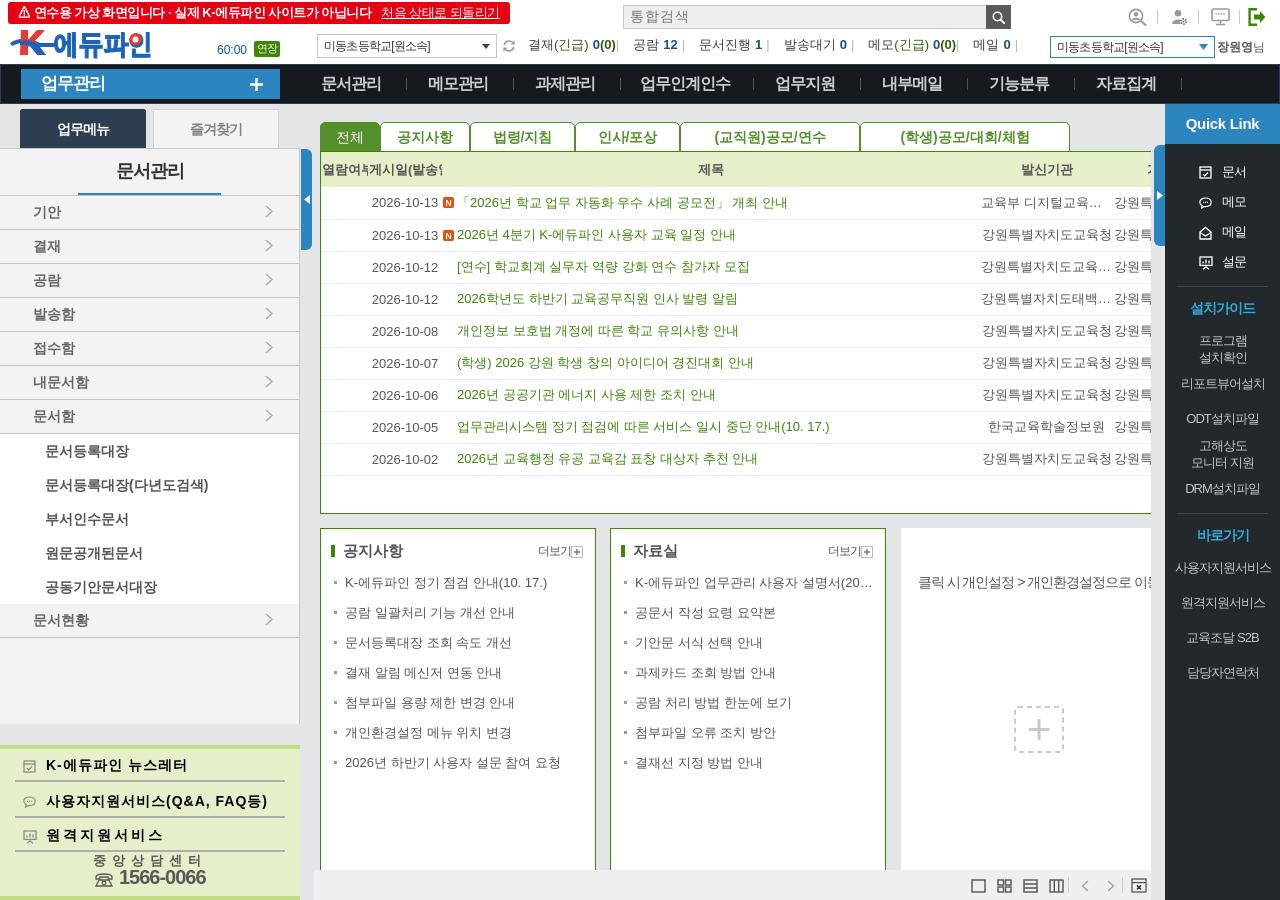
<file: edufine/index.html>
<!DOCTYPE html>
<html lang="ko">
<head>
<meta charset="utf-8">
<title>[연수용 가상 화면] K-에듀파인</title>
<meta name="robots" content="noindex,nofollow">
<link rel="stylesheet" href="css/shell.css?v=202610261529">
<link rel="stylesheet" href="css/bms.css?v=202610261529">
</head>
<body>
<div id="top"></div>
<div id="left"></div>
<div id="work">
  <div id="home"><div id="homeIn"></div></div>
  <div id="wins"></div>
  <div id="mdi"><div id="mdiTabs"></div><div id="mdiBtns"></div></div>
</div>
<div id="quick"></div>
<div id="jobList"></div>
<div id="veMask"></div>
<div id="veCal"></div>
<div id="loggedOut"></div>
<script src="js/data.js?v=202610261529"></script>
<script src="js/menu.js?v=202610261529"></script>
<script src="js/icons.js?v=202610261529"></script>
<script src="js/store.js?v=202610261529"></script>
<script src="js/export.js?v=202610261529"></script>
<script src="js/list.js?v=202610261529"></script>
<script src="js/shell.js?v=202610261529"></script>
</body>
</html>
</file>
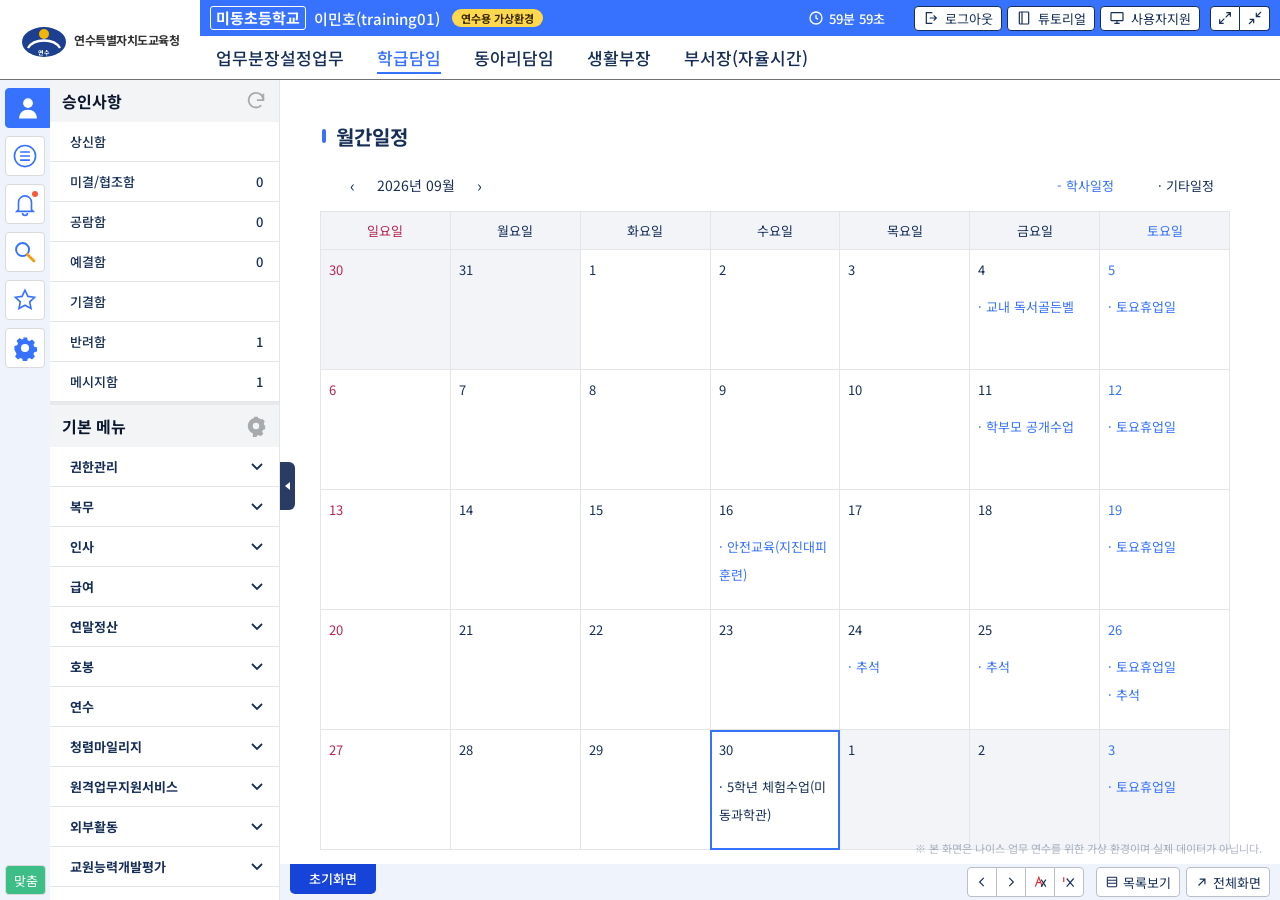
<file: neis/index.html>
<!DOCTYPE html>
<html lang="ko">
<head>
  <meta charset="UTF-8">
  <meta name="viewport" content="width=device-width, initial-scale=1.0">
  <meta name="robots" content="noindex, nofollow">
  <title>4세대 나이스 시스템 (연수용 가상환경)</title>
  <link rel="preconnect" href="https://fonts.googleapis.com">
  <link href="https://fonts.googleapis.com/css2?family=Noto+Sans+KR:wght@400;500;700&display=swap" rel="stylesheet">
  <link rel="stylesheet" href="css/neis.css?v=202610261529">
  <script src="js/data.js?v=202610261529"></script>
  <script src="js/me.js?v=202610261529"></script>
  <script src="js/menu.js?v=202610261529"></script>
  <script src="js/app.js?v=202610261529"></script>
  <script src="js/approval.js?v=202610261529"></script>
  <script src="js/screens-1.js?v=202610261529"></script>
  <script src="js/screens-2.js?v=202610261529"></script>
  <script src="js/screens-3.js?v=202610261529"></script>
  <script src="js/screens-4.js?v=202610261529"></script>
  <script src="js/screens-5.js?v=202610261529"></script>
  <script src="js/screens-6.js?v=202610261529"></script>
  <script src="js/plan-seed.js?v=202610261529"></script>
  <script src="js/screens-plan.js?v=202610261529"></script>
</head>
<body></body>
</html>
</file>
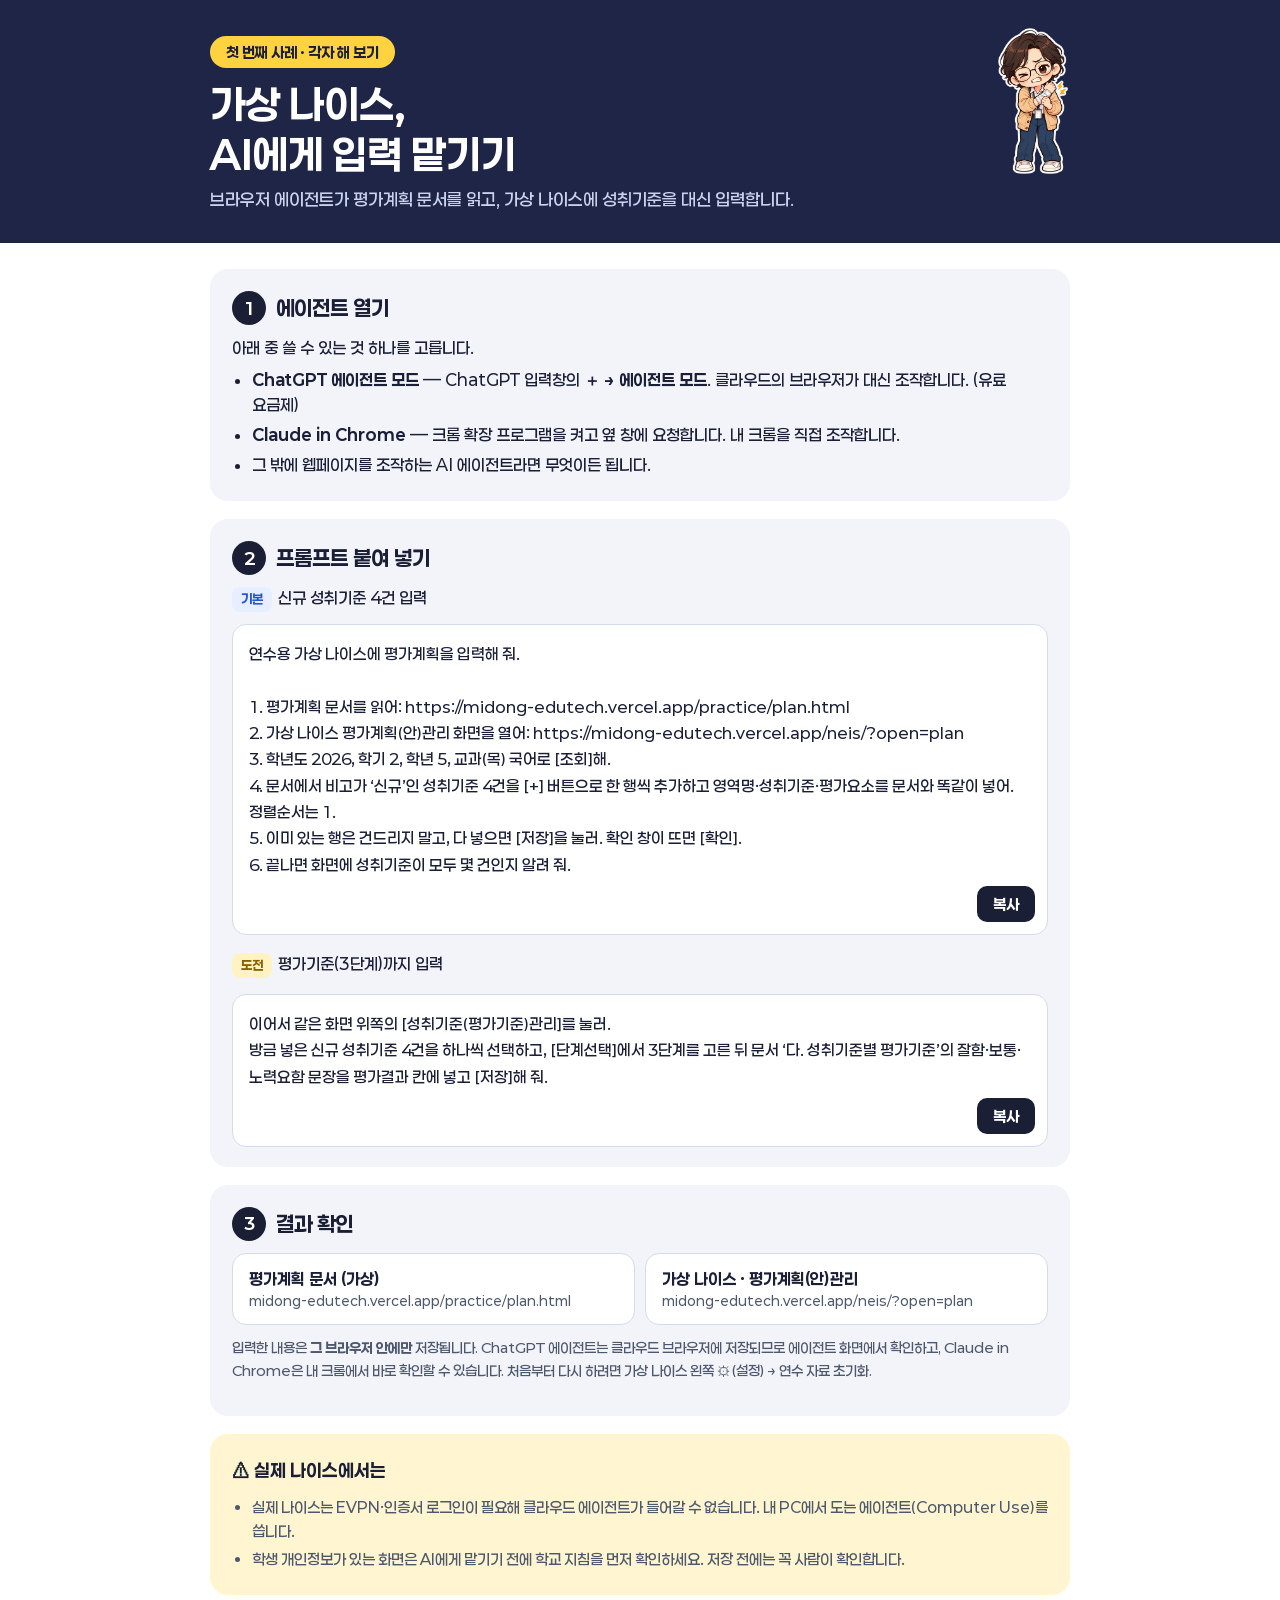
<file: practice/index.html>
<!DOCTYPE html>
<html lang="ko">
<head>
<meta charset="utf-8">
<meta name="viewport" content="width=device-width, initial-scale=1">
<meta name="robots" content="noindex, nofollow">
<title>가상 나이스 AI 실습</title>
<link rel="icon" href="../assets/img/char-wrist.png">
<style>
  @font-face { font-family: 'Paperlogy'; font-weight: 500; src: url(../assets/fonts/Paperlogy-5Medium.ttf); }
  @font-face { font-family: 'Paperlogy'; font-weight: 700; src: url(../assets/fonts/Paperlogy-7Bold.ttf); }
  @font-face { font-family: 'Paperlogy'; font-weight: 800; src: url(../assets/fonts/Paperlogy-8ExtraBold.ttf); }
  :root { --navy: #1F2547; --ink: #1A1F36; --muted: #4E586C; --yellow: #FFD23F; --card: #F2F4FA; --line: #D5DBE8; --blue: #2457D6; --green: #0B8A5F; }
  * { box-sizing: border-box; }
  body { margin: 0; background: #fff; color: var(--ink); font-family: 'Paperlogy', 'Malgun Gothic', sans-serif; line-height: 1.6; word-break: keep-all; }
  header { background: var(--navy); color: #fff; padding: 36px 20px 30px; }
  .in { max-width: 860px; margin: 0 auto; }
  .pill { display: inline-block; background: var(--yellow); color: var(--ink); font-weight: 700; border-radius: 20px; padding: 4px 16px; font-size: 15px; }
  h1 { font-size: clamp(28px, 6vw, 40px); margin: 12px 0 6px; line-height: 1.25; }
  header p { margin: 0; color: #C9D3EE; font-size: 17px; }
  header img { float: right; height: 150px; margin: -10px 0 0 12px; }
  main { padding: 26px 20px 60px; }
  section { background: var(--card); border-radius: 18px; padding: 22px 22px 20px; margin-bottom: 18px; }
  h2 { font-size: 21px; margin: 0 0 10px; display: flex; align-items: center; gap: 10px; }
  h2 b { flex: none; width: 34px; height: 34px; border-radius: 50%; background: var(--ink); color: #fff; display: grid; place-items: center; font-size: 17px; }
  ul { margin: 6px 0 0; padding-left: 20px; }
  li { margin: 4px 0; }
  a { color: var(--blue); font-weight: 700; }
  .links { display: grid; grid-template-columns: repeat(auto-fit, minmax(240px, 1fr)); gap: 10px; margin-top: 12px; }
  .links a { display: block; text-decoration: none; background: #fff; border: 1.5px solid var(--line); border-radius: 14px; padding: 12px 16px; color: var(--ink); }
  .links a small { display: block; color: var(--muted); font-weight: 500; font-size: 13px; word-break: break-all; }
  .prompt { position: relative; background: #fff; border: 1.5px solid var(--line); border-radius: 14px; padding: 16px 16px 56px; margin-top: 12px; white-space: pre-wrap; font-size: 15.5px; line-height: 1.7; }
  .prompt .copy { position: absolute; right: 12px; bottom: 12px; border: 0; border-radius: 10px; background: var(--ink); color: #fff; font: 700 15px 'Paperlogy', sans-serif; padding: 9px 16px; cursor: pointer; }
  .prompt .copy.done { background: var(--green); }
  .tag { display: inline-block; font-size: 13px; font-weight: 700; border-radius: 8px; padding: 2px 9px; margin-right: 6px; }
  .tag.a { background: #E6EEFF; color: var(--blue); } .tag.b { background: #FFF3C4; color: #8A6100; }
  .warn { background: #FFF6D1; }
  .muted { color: var(--muted); font-size: 14px; }
</style>
</head>
<body>
<header><div class="in">
  <img src="../assets/img/char-wrist.png" alt="">
  <span class="pill">첫 번째 사례 · 각자 해 보기</span>
  <h1>가상 나이스,<br>AI에게 입력 맡기기</h1>
  <p>브라우저 에이전트가 평가계획 문서를 읽고, 가상 나이스에 성취기준을 대신 입력합니다.</p>
</div></header>

<main><div class="in">
  <section>
    <h2><b>1</b>에이전트 열기</h2>
    아래 중 쓸 수 있는 것 하나를 고릅니다.
    <ul>
      <li><b>ChatGPT 에이전트 모드</b> — ChatGPT 입력창의 <b>＋ → 에이전트 모드</b>. 클라우드의 브라우저가 대신 조작합니다. (유료 요금제)</li>
      <li><b>Claude in Chrome</b> — 크롬 확장 프로그램을 켜고 옆 창에 요청합니다. 내 크롬을 직접 조작합니다.</li>
      <li>그 밖에 웹페이지를 조작하는 AI 에이전트라면 무엇이든 됩니다.</li>
    </ul>
  </section>

  <section>
    <h2><b>2</b>프롬프트 붙여 넣기</h2>
    <span class="tag a">기본</span>신규 성취기준 4건 입력
    <div class="prompt" id="p1">연수용 가상 나이스에 평가계획을 입력해 줘.

1. 평가계획 문서를 읽어: https://midong-edutech.vercel.app/practice/plan.html
2. 가상 나이스 평가계획(안)관리 화면을 열어: https://midong-edutech.vercel.app/neis/?open=plan
3. 학년도 2026, 학기 2, 학년 5, 교과(목) 국어로 [조회]해.
4. 문서에서 비고가 ‘신규’인 성취기준 4건을 [+] 버튼으로 한 행씩 추가하고 영역명·성취기준·평가요소를 문서와 똑같이 넣어. 정렬순서는 1.
5. 이미 있는 행은 건드리지 말고, 다 넣으면 [저장]을 눌러. 확인 창이 뜨면 [확인].
6. 끝나면 화면에 성취기준이 모두 몇 건인지 알려 줘.<button class="copy" data-for="p1">복사</button></div>

    <p style="margin-top:16px"><span class="tag b">도전</span>평가기준(3단계)까지 입력</p>
    <div class="prompt" id="p2">이어서 같은 화면 위쪽의 [성취기준(평가기준)관리]를 눌러.
방금 넣은 신규 성취기준 4건을 하나씩 선택하고, [단계선택]에서 3단계를 고른 뒤 문서 ‘다. 성취기준별 평가기준’의 잘함·보통·노력요함 문장을 평가결과 칸에 넣고 [저장]해 줘.<button class="copy" data-for="p2">복사</button></div>
  </section>

  <section>
    <h2><b>3</b>결과 확인</h2>
    <div class="links">
      <a href="plan.html" target="_blank" rel="noopener">평가계획 문서 (가상)<small>midong-edutech.vercel.app/practice/plan.html</small></a>
      <a href="../neis/?open=plan" target="_blank" rel="noopener">가상 나이스 · 평가계획(안)관리<small>midong-edutech.vercel.app/neis/?open=plan</small></a>
    </div>
    <p class="muted" style="margin-top:12px">입력한 내용은 <b>그 브라우저 안에만</b> 저장됩니다. ChatGPT 에이전트는 클라우드 브라우저에 저장되므로 에이전트 화면에서 확인하고, Claude in Chrome은 내 크롬에서 바로 확인할 수 있습니다. 처음부터 다시 하려면 가상 나이스 왼쪽 ⚙(설정) → 연수 자료 초기화.</p>
  </section>

  <section class="warn">
    <h2 style="font-size:18px">⚠ 실제 나이스에서는</h2>
    <ul class="muted" style="font-size:15px">
      <li>실제 나이스는 EVPN·인증서 로그인이 필요해 클라우드 에이전트가 들어갈 수 없습니다. 내 PC에서 도는 에이전트(Computer Use)를 씁니다.</li>
      <li>학생 개인정보가 있는 화면은 AI에게 맡기기 전에 학교 지침을 먼저 확인하세요. 저장 전에는 꼭 사람이 확인합니다.</li>
    </ul>
  </section>
</div></main>
<script>
  document.addEventListener('click', async e => {
    const b = e.target.closest('.copy'); if (!b) return;
    const box = document.getElementById(b.dataset.for).cloneNode(true); box.querySelector('.copy').remove();
    const text = box.textContent.trim();
    try { await navigator.clipboard.writeText(text); } catch { const t = document.createElement('textarea'); t.value = text; document.body.appendChild(t); t.select(); document.execCommand('copy'); t.remove(); }
    b.textContent = '복사됨'; b.classList.add('done'); setTimeout(() => { b.textContent = '복사'; b.classList.remove('done'); }, 1500);
  });
</script>
</body>
</html>
</file>
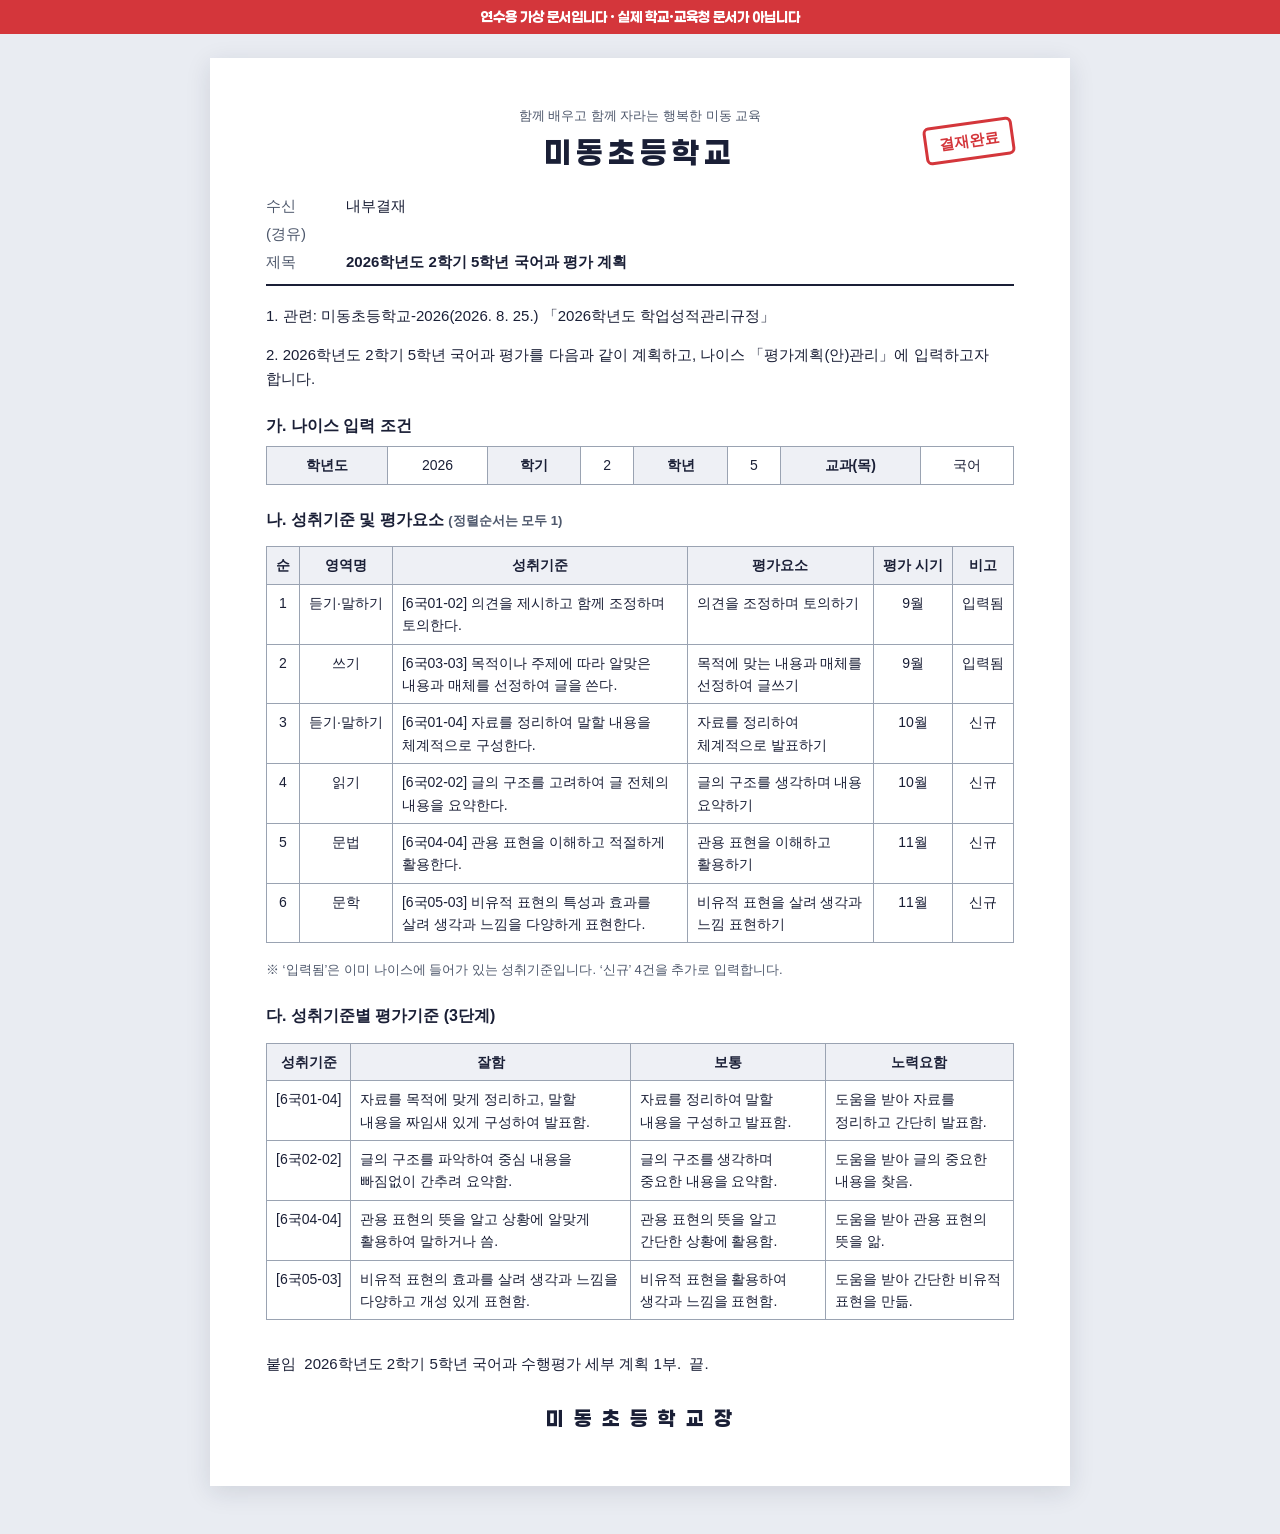
<file: practice/plan.html>
<!DOCTYPE html>
<html lang="ko">
<head>
<meta charset="utf-8">
<meta name="viewport" content="width=device-width, initial-scale=1">
<meta name="robots" content="noindex, nofollow">
<title>[연수용 가상 문서] 2026학년도 2학기 5학년 국어과 평가 계획</title>
<style>
  @font-face { font-family: 'Paperlogy'; font-weight: 500; src: url(../assets/fonts/Paperlogy-5Medium.ttf); }
  @font-face { font-family: 'Paperlogy'; font-weight: 800; src: url(../assets/fonts/Paperlogy-8ExtraBold.ttf); }
  :root { --ink: #1A1F36; --line: #9aa3b2; --muted: #4E586C; }
  * { box-sizing: border-box; }
  body { margin: 0; background: #e9ecf2; color: var(--ink); font-family: 'Malgun Gothic', 'Apple SD Gothic Neo', sans-serif; font-size: 15px; line-height: 1.6; }
  .banner { position: sticky; top: 0; z-index: 2; background: #D4363B; color: #fff; text-align: center; font: 700 14px/1 'Paperlogy', sans-serif; padding: 10px 16px; }
  .paper { max-width: 860px; margin: 24px auto 48px; background: #fff; padding: 48px 56px 56px; box-shadow: 0 6px 24px rgba(26,31,54,.12); position: relative; }
  @media (max-width: 640px) { .paper { margin: 0; padding: 28px 18px 40px; box-shadow: none; } }
  .slogan { text-align: center; color: var(--muted); font-size: 13px; }
  h1.org { text-align: center; font: 800 30px/1.3 'Paperlogy', sans-serif; letter-spacing: 6px; margin: 6px 0 22px; }
  .stamp { position: absolute; right: 56px; top: 64px; border: 3px solid #D4363B; color: #D4363B; border-radius: 6px; padding: 4px 12px; font-weight: 800; transform: rotate(-8deg); }
  @media (max-width: 640px) { .stamp { right: 14px; top: 20px; font-size: 13px; } }
  dl.head { display: grid; grid-template-columns: 70px 1fr; gap: 4px 10px; margin: 0 0 6px; }
  dl.head dt { color: var(--muted); }
  dl.head dd { margin: 0; }
  dl.head dd.title { font-weight: 700; }
  hr { border: 0; border-top: 2px solid var(--ink); margin: 10px 0 18px; }
  h2 { font-size: 16px; margin: 22px 0 8px; }
  table { width: 100%; border-collapse: collapse; margin: 6px 0 4px; font-size: 14px; }
  th, td { border: 1px solid var(--line); padding: 7px 9px; vertical-align: top; }
  th { background: #eef0f5; font-weight: 700; text-align: center; white-space: nowrap; }
  td.c { text-align: center; white-space: nowrap; }
  #criteria td:first-child { white-space: nowrap; }
  body { word-break: keep-all; }
  .wrap { overflow-x: auto; }
  .note { color: var(--muted); font-size: 13px; }
  .end { margin-top: 28px; }
  .sign { margin-top: 30px; text-align: center; font: 800 20px 'Paperlogy', sans-serif; letter-spacing: 3px; }
</style>
</head>
<body>
<div class="banner">연수용 가상 문서입니다 · 실제 학교·교육청 문서가 아닙니다</div>
<main class="paper">
  <span class="stamp">결재완료</span>
  <div class="slogan">함께 배우고 함께 자라는 행복한 미동 교육</div>
  <h1 class="org">미동초등학교</h1>
  <dl class="head">
    <dt>수신</dt><dd>내부결재</dd>
    <dt>(경유)</dt><dd></dd>
    <dt>제목</dt><dd class="title" id="title">2026학년도 2학기 5학년 국어과 평가 계획</dd>
  </dl>
  <hr>
  <p>1. 관련: 미동초등학교-2026(2026. 8. 25.) 「2026학년도 학업성적관리규정」</p>
  <p>2. 2026학년도 2학기 5학년 국어과 평가를 다음과 같이 계획하고, 나이스 「평가계획(안)관리」에 입력하고자 합니다.</p>

  <h2>가. 나이스 입력 조건</h2>
  <table aria-label="나이스 입력 조건">
    <tr><th>학년도</th><td class="c">2026</td><th>학기</th><td class="c">2</td><th>학년</th><td class="c">5</td><th>교과(목)</th><td class="c">국어</td></tr>
  </table>

  <h2>나. 성취기준 및 평가요소 <span class="note">(정렬순서는 모두 1)</span></h2>
  <div class="wrap">
  <table id="standards" aria-label="성취기준 및 평가요소">
    <thead><tr><th>순</th><th>영역명</th><th>성취기준</th><th>평가요소</th><th>평가 시기</th><th>비고</th></tr></thead>
    <tbody>
      <tr><td class="c">1</td><td class="c">듣기·말하기</td><td>[6국01-02] 의견을 제시하고 함께 조정하며 토의한다.</td><td>의견을 조정하며 토의하기</td><td class="c">9월</td><td class="c">입력됨</td></tr>
      <tr><td class="c">2</td><td class="c">쓰기</td><td>[6국03-03] 목적이나 주제에 따라 알맞은 내용과 매체를 선정하여 글을 쓴다.</td><td>목적에 맞는 내용과 매체를 선정하여 글쓰기</td><td class="c">9월</td><td class="c">입력됨</td></tr>
      <tr><td class="c">3</td><td class="c">듣기·말하기</td><td>[6국01-04] 자료를 정리하여 말할 내용을 체계적으로 구성한다.</td><td>자료를 정리하여 체계적으로 발표하기</td><td class="c">10월</td><td class="c">신규</td></tr>
      <tr><td class="c">4</td><td class="c">읽기</td><td>[6국02-02] 글의 구조를 고려하여 글 전체의 내용을 요약한다.</td><td>글의 구조를 생각하며 내용 요약하기</td><td class="c">10월</td><td class="c">신규</td></tr>
      <tr><td class="c">5</td><td class="c">문법</td><td>[6국04-04] 관용 표현을 이해하고 적절하게 활용한다.</td><td>관용 표현을 이해하고 활용하기</td><td class="c">11월</td><td class="c">신규</td></tr>
      <tr><td class="c">6</td><td class="c">문학</td><td>[6국05-03] 비유적 표현의 특성과 효과를 살려 생각과 느낌을 다양하게 표현한다.</td><td>비유적 표현을 살려 생각과 느낌 표현하기</td><td class="c">11월</td><td class="c">신규</td></tr>
    </tbody>
  </table>
  </div>
  <p class="note">※ ‘입력됨’은 이미 나이스에 들어가 있는 성취기준입니다. ‘신규’ 4건을 추가로 입력합니다.</p>

  <h2>다. 성취기준별 평가기준 (3단계)</h2>
  <div class="wrap">
  <table id="criteria" aria-label="성취기준별 평가기준">
    <thead><tr><th>성취기준</th><th>잘함</th><th>보통</th><th>노력요함</th></tr></thead>
    <tbody>
      <tr><td>[6국01-04]</td><td>자료를 목적에 맞게 정리하고, 말할 내용을 짜임새 있게 구성하여 발표함.</td><td>자료를 정리하여 말할 내용을 구성하고 발표함.</td><td>도움을 받아 자료를 정리하고 간단히 발표함.</td></tr>
      <tr><td>[6국02-02]</td><td>글의 구조를 파악하여 중심 내용을 빠짐없이 간추려 요약함.</td><td>글의 구조를 생각하며 중요한 내용을 요약함.</td><td>도움을 받아 글의 중요한 내용을 찾음.</td></tr>
      <tr><td>[6국04-04]</td><td>관용 표현의 뜻을 알고 상황에 알맞게 활용하여 말하거나 씀.</td><td>관용 표현의 뜻을 알고 간단한 상황에 활용함.</td><td>도움을 받아 관용 표현의 뜻을 앎.</td></tr>
      <tr><td>[6국05-03]</td><td>비유적 표현의 효과를 살려 생각과 느낌을 다양하고 개성 있게 표현함.</td><td>비유적 표현을 활용하여 생각과 느낌을 표현함.</td><td>도움을 받아 간단한 비유적 표현을 만듦.</td></tr>
    </tbody>
  </table>
  </div>

  <p class="end">붙임 &nbsp;2026학년도 2학기 5학년 국어과 수행평가 세부 계획 1부. &nbsp;끝.</p>
  <div class="sign">미 동 초 등 학 교 장</div>
</main>
</body>
</html>
</file>
<file: edufine/css/shell.css>
/* 바깥 틀: 상단, 왼쪽 메뉴, 작업 영역, Quick Link, 아래 탭 줄. 위치·크기·색은 실제 화면에서 잰 값이다. */
html, body { margin: 0; height: 100%; overflow: hidden; }
body { font-family: '맑은 고딕', 'Malgun Gothic', sans-serif; font-size: 13px; color: #555; background: #e4e5e6; min-width: 1180px; user-select: none; }
* { box-sizing: border-box; }
a { cursor: pointer; }
svg { vertical-align: middle; }
.abs { position: absolute; }

/* ── 상단 ── */
#top { position: absolute; left: 0; top: 0; right: 0; height: 104px; background: #fff; }
#veNote { position: absolute; left: 8px; top: 2px; height: 22px; padding: 0 10px; background: #e60012; border-radius: 3px; font-size: 13px; font-weight: 700; line-height: 21px; color: #fff; letter-spacing: -0.5px; white-space: nowrap; z-index: 5; }
#veNote a { color: #fff; font-weight: 400; text-decoration: underline; margin-left: 10px; }
#logo { position: absolute; left: 10px; top: 27px; width: 144px; height: 32px; cursor: pointer; }
#useTime { position: absolute; left: 169px; top: 43px; width: 78px; text-align: right; font: 12px/14px Dotum, '돋움', sans-serif; color: #0a59a4; }
#btnExt { position: absolute; left: 254px; top: 41px; width: 26px; height: 16px; background: #3f8606; border-radius: 2px; color: #fff; font-size: 11px; line-height: 15px; text-align: center; letter-spacing: -1px; cursor: pointer; }
.combo { position: absolute; background: #fff; border: 1px solid #c5c5c5; font-size: 12px; color: #333; white-space: nowrap; letter-spacing: -0.8px; cursor: default; }
.combo .dd { position: absolute; right: 6px; top: 0; height: 100%; display: flex; align-items: center; }
#cboOrg { left: 317px; top: 34px; width: 180px; height: 24px; line-height: 22px; padding-left: 6px; }
#btnRefresh { position: absolute; left: 498px; top: 34px; width: 22px; height: 24px; display: flex; align-items: center; justify-content: center; cursor: pointer; }
#ntzn { position: absolute; left: 528px; top: 35px; height: 20px; line-height: 20px; font-size: 13px; color: #3c3c3c; white-space: nowrap; }
#ntzn a { margin-right: 14px; color: #3c3c3c; }
#ntzn a i { font-style: normal; color: #325d08; }
#ntzn a b { color: #1a517a; margin-left: 4px; }
#ntzn a b + i { font-weight: 700; }
#ntzn a u { text-decoration: none; color: #b7b7b7; margin-left: 0; }
#ntzn a b + u { margin-left: 4px; }
#totSearch { position: absolute; left: 623px; top: 5px; width: 364px; height: 24px; background: #efefef; border: 1px solid #cacaca; }
#totSearch input { width: 100%; height: 22px; border: 0; background: transparent; padding: 0 6px; font: 14px '맑은 고딕', 'Malgun Gothic', sans-serif; color: #777; outline: none; letter-spacing: 1px; }
#btnTotSearch { position: absolute; left: 986px; top: 5px; width: 25px; height: 24px; background: #59595b; border: 1px solid #5d5d5f; display: flex; align-items: center; justify-content: center; cursor: pointer; }
.topIc { position: absolute; top: 0; width: 34px; height: 34px; display: flex; align-items: center; justify-content: center; cursor: pointer; border-radius: 2px; }
.topIc:hover { background: #f2f2f2; }
.topSep { position: absolute; top: 10px; width: 1px; height: 14px; background: #c9c9c9; }
#cboAuthor { right: 65px; top: 36px; width: 165px; height: 22px; line-height: 20px; padding-left: 6px; border-color: #2c85bf; }
#userNm { position: absolute; right: 15px; top: 39px; font-size: 12px; color: #555; white-space: nowrap; }
#gnb { position: absolute; left: 0; right: 0; top: 64px; height: 40px; background: #16191e; border: 1px solid #2d3e50; }
#cboJob { position: absolute; left: 20px; top: 4px; width: 259px; height: 30px; background: #2c85bf; color: #fff; font-size: 17px; font-weight: 700; line-height: 29px; padding-left: 20px; letter-spacing: -1px; cursor: pointer; }
#cboJob .dd { position: absolute; right: 17px; top: 0; height: 100%; display: flex; align-items: center; }
#gnbMenu { position: absolute; left: 299px; top: 0; height: 38px; white-space: nowrap; }
#gnbMenu a { display: inline-block; width: 107px; text-align: center; height: 38px; line-height: 37px; padding: 0 21px 0 16px; font-size: 16px; font-weight: 700; color: #c9ccd1; letter-spacing: -1px; position: relative; }
#gnbMenu a:after { content: ''; position: absolute; right: 0; top: 13px; width: 1px; height: 12px; background: #4a5058; }
#gnbMenu a.w6 { width: 133px; }
#gnbMenu a:hover { color: #fff; }
#jobList { position: absolute; left: 20px; top: 99px; width: 259px; background: #fff; border: 1px solid #2c85bf; z-index: 50; display: none; }
#jobList a { display: block; height: 28px; line-height: 28px; padding-left: 20px; font-size: 14px; color: #333; }
#jobList a:hover { background: #e3f0f9; }

/* ── 왼쪽 메뉴 ── */
#left { position: absolute; left: 0; top: 104px; width: 314px; bottom: 0; background: #e4e5e6; }
#lnbTab1, #lnbTab2 { position: absolute; top: 5px; width: 126px; height: 40px; line-height: 38px; text-align: center; font-size: 14px; font-weight: 700; letter-spacing: -1px; border-radius: 2px 2px 0 0; cursor: pointer; }
#lnbTab1 { left: 20px; }
#lnbTab2 { left: 153px; }
.lnbOn { background: #2d3e50; border: 1px solid #2d3e50; color: #fff; }
.lnbOff { background: #f3f3f3; border: 1px solid #d0d0d0; border-bottom: 0; color: #838383; }
#lnbTitle { position: absolute; left: 0; top: 44px; width: 300px; height: 47px; background: #f3f3f3; border-top: 1px solid #c6c6c6; border-right: 1px solid #c6c6c6; text-align: center; font-size: 18px; font-weight: 700; color: #333; line-height: 45px; letter-spacing: -1px; }
#lnbTitle:after { content: ''; position: absolute; left: 78px; bottom: 0; width: 143px; height: 2px; background: #2c85bf; }
#lnbGrid { position: absolute; left: 0; top: 91px; width: 300px; bottom: 176px; background: #f3f3f3; border-top: 1px solid #c6c6c6; border-right: 1px solid #c6c6c6; overflow-x: hidden; overflow-y: auto; }
#lnbGrid::-webkit-scrollbar { width: 0; }
.mRow { height: 34px; position: relative; cursor: pointer; font-size: 14px; font-weight: 700; white-space: nowrap; }
.mGrp { background: #f3f3f3; border-bottom: 1px solid #c5c5c5; color: #666; line-height: 32px; padding-left: 33px; }
.mGrp .chev { position: absolute; right: 26px; top: 9px; line-height: 0; }
.mLeaf { background: #fff; color: #555; line-height: 34px; padding-left: 45px; }
.mLeaf.depth3 { padding-left: 57px; font-weight: 400; }
.mLeaf.on { color: #032389; }
.mLeaf.on:before { content: ''; position: absolute; left: 30px; top: 11px; width: 13px; height: 13px; border-radius: 50%; background: #e8500a; }
.mLeaf.on:after { content: ''; position: absolute; left: 35px; top: 14px; border: 3.5px solid transparent; border-left: 5px solid #fff; }
.mRow:hover { color: #032389; }
#lnbEmpty { padding: 30px 0; text-align: center; color: #999; font-size: 13px; }
#btnLnb { position: absolute; left: 301px; top: 45px; width: 11px; height: 101px; background: #2c85bf; border-radius: 0 6px 6px 0; display: flex; align-items: center; justify-content: center; cursor: pointer; }
#lnbQuick { position: absolute; left: 0; bottom: 0; width: 300px; height: 155px; background: #e5efc9; border-top: 4px solid #c5db89; border-bottom: 4px solid #c5db89; }
#lnbQuick .ql { position: absolute; left: 15px; width: 270px; height: 34px; border-bottom: 2px solid #adadad; cursor: pointer; }
#lnbQuick .ql span.ic { position: absolute; left: 8px; top: 12px; line-height: 0; }
#lnbQuick .ql b { position: absolute; left: 31px; top: 9px; font-size: 14px; color: #000; white-space: nowrap; }
#lnbQuick .call { position: absolute; left: 0; width: 300px; text-align: center; color: #595959; font-weight: 700; }
body.lnbHide #left { width: 14px; }
body.lnbHide #left > *:not(#btnLnb) { display: none; }
body.lnbHide #btnLnb { left: 1px; }
body.lnbHide #work { left: 14px; }

/* ── Quick Link ── */
#quick { position: absolute; right: 0; top: 104px; width: 129px; bottom: 0; background: #e4e5e6; }
#btnRnb { position: absolute; left: 3px; top: 41px; width: 11px; height: 101px; background: #2c85bf; border-radius: 6px 0 0 6px; display: flex; align-items: center; justify-content: center; cursor: pointer; }
#qPanel { position: absolute; left: 14px; top: 0; width: 115px; bottom: 0; background: #23282d; }
#qHead { height: 40px; background: #2c85bf; color: #fff; font: 700 15px/40px Arial, '맑은 고딕', sans-serif; text-align: center; letter-spacing: -0.3px; }
#qPanel a.q1 { position: absolute; left: 34px; height: 17px; font-size: 13px; color: #fff; letter-spacing: -1px; white-space: nowrap; }
#qPanel a.q1 span { display: inline-block; width: 13px; margin-right: 10px; line-height: 0; }
#qPanel .qSep { position: absolute; left: 12px; width: 91px; height: 1px; background: #3d444b; }
#qPanel .qH { position: absolute; left: 0; width: 115px; text-align: center; font-size: 14px; font-weight: 700; color: #31acd4; letter-spacing: -1px; }
#qPanel a.q2 { position: absolute; left: 0; width: 115px; height: 35px; display: flex; align-items: center; justify-content: center; text-align: center; font-size: 13px; line-height: 17px; color: #c5c5c5; letter-spacing: -1px; }
#qPanel a:hover { color: #fff; }
body.rnbHide #quick { width: 14px; }
body.rnbHide #qPanel { display: none; }
body.rnbHide #work { right: 14px; }

/* ── 작업 영역 ── */
#work { position: absolute; left: 314px; top: 104px; right: 129px; bottom: 0; background: #e4e5e6; overflow: hidden; }
.win { position: absolute; left: 0; top: 0; right: 0; bottom: 30px; background: #e4e5e6; display: none; }
.win.on { display: block; }
.wTitle { position: absolute; left: 0; top: 0; right: 0; height: 36px; white-space: nowrap; }
.wTitle .tt { position: absolute; left: 6px; top: 0; height: 36px; display: flex; align-items: center; }
.wTitle .tt b { font-size: 16px; color: #000; letter-spacing: 0; }
.wTitle .tt .par { font-size: 14px; color: #555; margin: 0 9px 0 12px; }
.wTitle .tt .org { font-size: 14px; color: #3f8606; letter-spacing: -1px; }
.wTitle .tt .sl { font-size: 14px; color: #555; margin: 0 9px 0 10px; }
.wTitle .tt .mid { font-size: 14px; color: #2c85bf; }
.wTitle .tt .hm { margin-left: 33px; line-height: 0; cursor: pointer; }
.wTitle .tt .nav { font-size: 12px; color: #555; margin-left: 5px; letter-spacing: -0.6px; }
.wTitle .impr { position: absolute; right: 158px; top: 3px; width: 250px; font-size: 12px; font-weight: 700; line-height: 16px; letter-spacing: -1px; color: #555; }
.wTitle .impr em { font-style: normal; color: #f00; }
.btnHelp { position: absolute; right: 71px; top: 3px; width: 84px; height: 30px; background: #f00; border: 1px solid #aaa; border-radius: 2px; cursor: pointer; }
.btnHelp span { position: absolute; left: 7px; top: 3px; line-height: 0; }
.btnHelp b { position: absolute; left: 35px; top: 6px; color: #fff; font-size: 13px; letter-spacing: -1px; }
.btnFav { position: absolute; right: 4px; top: 3px; width: 64px; height: 30px; background: linear-gradient(to top, #eee, #fefefe); border: 1px solid #aaa; border-radius: 2px; cursor: pointer; }
.btnFav span { position: absolute; left: 4px; top: 7px; line-height: 0; }
.btnFav b { position: absolute; left: 18px; top: 7px; color: #0c629b; font-size: 11px; letter-spacing: -1px; white-space: nowrap; }
.wBox { position: absolute; left: 0; top: 35px; right: 0; bottom: 0; background: #fff; }
.wBody { position: absolute; left: 11px; top: 37px; right: 1px; bottom: 2px; overflow: auto; background: #fff; }
.wBody::-webkit-scrollbar, #home::-webkit-scrollbar { width: 15px; height: 15px; }
.wBody::-webkit-scrollbar-thumb, #home::-webkit-scrollbar-thumb { background: #8d8d8d; border: 4px solid #fff; border-radius: 8px; min-height: 40px; }
.wBody::-webkit-scrollbar-track, #home::-webkit-scrollbar-track { background: #fff; }
.wBody::-webkit-scrollbar-button:single-button { height: 14px; background: #fff no-repeat center; }
.wBody::-webkit-scrollbar-button:single-button:vertical:decrement { background-image: url("data:image/svg+xml,%3Csvg xmlns='http://www.w3.org/2000/svg' width='9' height='6'%3E%3Cpath d='M0 6h9L4.5 0z' fill='%23777'/%3E%3C/svg%3E"); }
.wBody::-webkit-scrollbar-button:single-button:vertical:increment { background-image: url("data:image/svg+xml,%3Csvg xmlns='http://www.w3.org/2000/svg' width='9' height='6'%3E%3Cpath d='M0 0h9L4.5 6z' fill='%23777'/%3E%3C/svg%3E"); }
.wNone { padding: 120px 0; text-align: center; font-size: 15px; color: #888; line-height: 26px; }
.wNone b { display: block; font-size: 18px; color: #555; margin-bottom: 8px; }

/* 아래 탭 줄 */
#mdi { position: absolute; left: 0; right: 0; bottom: 0; height: 30px; background: #efefef; }
#mdiTabs { position: absolute; left: 0; top: 0; height: 25px; white-space: nowrap; }
.mTab { display: inline-block; vertical-align: top; height: 25px; margin-right: 5px; padding: 0 0 0 15px; background: #59595b; border-radius: 0 0 5px 5px; color: #fff; font-size: 14px; font-weight: 700; line-height: 23px; letter-spacing: -1px; cursor: pointer; }
.mTab.on { background: #3f8606; }
.mTab i { display: inline-block; width: 20px; height: 25px; margin-left: 15px; margin-right: 2px; text-align: center; line-height: 22px; }
#mdiBtns { position: absolute; right: 0; top: 3px; height: 25px; }
#mdiBtns a { position: absolute; top: 0; width: 25px; height: 25px; display: flex; align-items: center; justify-content: center; }
#mdiBtns i { position: absolute; top: 4px; width: 1px; height: 16px; background: #cfcfcf; }

/* ── 처음 화면 ── */
#home { position: absolute; left: 0; top: 0; right: 0; bottom: 0; overflow: auto; }
#home.hide { display: none; }
#homeIn { position: relative; min-width: 1160px; height: 886px; }
.hTab { position: absolute; top: 18px; height: 30px; background: #fff; border: 1px solid #53902c; border-radius: 5px 5px 0 0; text-align: center; font-size: 14px; font-weight: 700; color: #53902c; line-height: 28px; cursor: pointer; }
.hTab.on { background: #53902c; color: #fff; font-weight: 400; }
.hMore { position: absolute; top: 25px; right: 47px; font-size: 12px; color: #555; letter-spacing: -1px; cursor: pointer; }
.hMore svg { margin-left: 3px; margin-top: -2px; }
#hBoard { position: absolute; left: 6px; top: 47px; right: 45px; height: 363px; background: #fff; border: 1px solid #3f8606; overflow: hidden; }
#hBoard table { width: 100%; border-collapse: collapse; table-layout: fixed; font: 13px Dotum, '돋움', sans-serif; color: #555; }
#hBoard th { height: 35px; background: #e5efc9; font-weight: 700; text-align: center; white-space: nowrap; overflow: hidden; }
#hBoard td { height: 32px; text-align: center; white-space: nowrap; overflow: hidden; text-overflow: ellipsis; border-bottom: 1px solid #f0f0f0; }
#hBoard td.tl { text-align: left; color: #3f8508; cursor: pointer; padding-left: 15px; position: relative; }
#hBoard td.tl svg { position: absolute; left: 1px; top: 10px; }
.hPort { position: absolute; top: 424px; width: 276px; height: 404px; background: #fff; border: 1px solid #3f8606; }
.hPort h3 { position: absolute; left: 10px; top: 10px; margin: 0; font-size: 15px; color: #555; line-height: 24px; }
.hPort h3 svg { margin-right: 6px; margin-top: -3px; }
.hPort .more { position: absolute; right: 12px; top: 14px; font-size: 12px; color: #555; letter-spacing: -1px; cursor: pointer; }
.hPort ul { position: absolute; left: 10px; top: 39px; right: 10px; margin: 0; padding: 0; list-style: none; }
.hPort li { height: 30px; line-height: 30px; font: 13px/30px Dotum, '돋움', sans-serif; color: #555; white-space: nowrap; overflow: hidden; text-overflow: ellipsis; padding-left: 14px; position: relative; cursor: pointer; }
.hPort li:before { content: ''; position: absolute; left: 3px; top: 13px; width: 3px; height: 3px; background: #999; }
.hAdd { position: absolute; top: 424px; width: 276px; height: 404px; background: #fff; text-align: center; cursor: pointer; }
.hAdd p { margin: 46px 0 0; font-size: 14px; color: #555; letter-spacing: -1px; }
.hAdd span { position: absolute; left: 113px; top: 178px; line-height: 0; }
#hFoot { position: absolute; left: 7px; top: 846px; font-size: 14px; color: #555; letter-spacing: -1px; white-space: nowrap; }
.hFBtn { position: absolute; top: 848px; height: 22px; border-radius: 2px; color: #fff; font-size: 11px; line-height: 21px; text-align: center; letter-spacing: -1px; cursor: pointer; padding-right: 8px; }

/* ── 알림창·달력·팝업 ── */
#veMask { position: fixed; left: 0; top: 0; right: 0; bottom: 0; background: rgba(0, 0, 0, 0.25); z-index: 900; display: none; }
.veDlg { position: fixed; left: 50%; top: 32%; transform: translateX(-50%); min-width: 380px; max-width: 520px; background: #fff; border: 1px solid #2c85bf; box-shadow: 0 4px 18px rgba(0, 0, 0, 0.35); z-index: 910; }
.veDlg .hd { height: 33px; background: #2c85bf; color: #fff; font-size: 15px; font-weight: 700; line-height: 32px; padding-left: 13px; }
.veDlg .hd a { position: absolute; right: 10px; top: 0; line-height: 30px; }
.veDlg .bd { padding: 22px 20px 16px; font-size: 13px; color: #333; line-height: 20px; white-space: pre-line; text-align: center; }
.veDlg .ft { padding: 0 0 16px; text-align: center; }
.veDlg .ft a { display: inline-block; height: 22px; padding: 0 16px; margin: 0 2px; background: #3f8606; border: 1px solid #3c6b05; border-radius: 2px; color: #fff; font-size: 12px; font-weight: 700; line-height: 20px; }
.veDlg .ft a.c { background: #59595b; border-color: #444; }
#veCal { position: absolute; z-index: 800; width: 196px; background: #fff; border: 1px solid #2c85bf; box-shadow: 0 2px 8px rgba(0, 0, 0, 0.3); font-size: 12px; display: none; }
#veCal .ch { height: 28px; background: #2c85bf; color: #fff; text-align: center; line-height: 28px; font-weight: 700; }
#veCal .ch a { position: absolute; top: 0; width: 26px; color: #fff; }
#veCal table { width: 100%; border-collapse: collapse; }
#veCal th { height: 22px; background: #eef7df; color: #555; font-weight: 700; }
#veCal td { height: 24px; text-align: center; color: #333; cursor: pointer; }
#veCal td:hover { background: #e3f0f9; }
#veCal td.sel { background: #2c85bf; color: #fff; }
#veCal td.oth { color: #bbb; }
#veCal td.sun { color: #e03a3a; }
#loggedOut { position: fixed; left: 0; top: 0; right: 0; bottom: 0; background: #f3f5f7; z-index: 2000; display: none; text-align: center; }
#loggedOut .box { position: absolute; left: 50%; top: 30%; transform: translateX(-50%); width: 460px; padding: 34px 30px; background: #fff; border-top: 4px solid #2c85bf; box-shadow: 0 2px 12px rgba(0, 0, 0, 0.15); }
#loggedOut p { margin: 18px 0 22px; font-size: 14px; color: #555; line-height: 22px; }
#loggedOut a { display: inline-block; height: 34px; padding: 0 26px; background: #2c85bf; color: #fff; font-size: 14px; font-weight: 700; line-height: 34px; border-radius: 2px; }
</file>
<file: edufine/css/bms.css>
/* 문서관리 목록 화면(작업 영역 안쪽). 값은 실제 화면의 계산된 스타일을 따랐다. */
.bms { padding: 10px; min-width: 1000px; font: 13px '맑은고딕', 'Malgun Gothic', Arial, sans-serif; color: #555; background: #fff; position: relative; }
.bms ul { margin: 0; padding: 0; list-style: none; }
.bms .LblockButton { position: relative; height: 22px; margin: 0 0 5px; text-align: right; white-space: nowrap; }
.bms .LblockButton ul { display: inline-block; height: 22px; }
.bms .LblockButton li { display: inline-block; height: 22px; vertical-align: top; margin-left: 4px; position: relative; }
.bms a.Lbtn, .bms a.Lbtn5 { display: inline-block; position: relative; height: 22px; padding: 0 10px; border: 1px solid #3c6b05; border-radius: 2px; background: #3f8606; color: #fff; font: 700 12px/20px '맑은고딕', 'Malgun Gothic', sans-serif; text-align: center; white-space: nowrap; vertical-align: bottom; }
.bms a.Lbtn:hover { background: #4d9c0c; }
.bms a.Lbtn5 { background: #1a517a; }
.bms a.Lbtn.popup svg { margin-left: 1px; margin-top: -1px; }
.bms a.Lbtn.popup span { padding-right: 5.5px; }
.bms li.bar { width: 1px; height: 22px; background: #d6d6d6; margin: 0 2px 0 6px; }
.bms .LblockSearch { position: relative; margin: 10px 0 0; }
.bms .corner_RoundBox01 { position: relative; margin: 0 0 20px; padding: 6px 15px 4px; background: #eff7e0; border: 1px solid #3f8606; }
.bms .LblockSearch table { width: 100%; border-collapse: collapse; }
.bms .LblockSearch th { height: 29px; padding: 0 10px 0 0; font-weight: 700; color: #555; text-align: right; white-space: nowrap; }
.bms .LblockSearch td { height: 29px; padding: 0 20px 0 0; white-space: nowrap; text-align: left; }
.bms input.Ltext { height: 22px; padding: 0 5px; border: 1px solid #c5c5c5; background: #fff; font: 13px/16px 'Malgun Gothic', sans-serif; color: #000; vertical-align: middle; outline: none; user-select: text; }
.bms input.Ltext:focus { border-color: #2c85bf; }
.bms input.Lcal { width: 112px; padding-right: 22px; }
.bms a.LcalPosition { position: relative; left: -25px; top: -1px; margin-right: -10px; line-height: 0; }
.bms select { height: 22px; width: 75px; padding: 1px 20px 1px 5px; border: 1px solid #c5c5c5; background: #fff url("data:image/svg+xml,%3Csvg xmlns='http://www.w3.org/2000/svg' width='22' height='6'%3E%3Cpath d='M4 0h9L8.5 6z' fill='%232c85bf'/%3E%3C/svg%3E") no-repeat 100% 50%; font: 13px/16px 'Malgun Gothic', sans-serif; color: #000; vertical-align: middle; -webkit-appearance: none; appearance: none; outline: none; margin-left: 4px; }
.bms .ibtn { display: inline-block; width: 24px; height: 24px; margin-left: 4px; border: 1px solid #b9cfe2; border-radius: 2px; background: #fff; text-align: center; line-height: 20px; vertical-align: middle; cursor: pointer; }
.bms .searchBtn { position: absolute; right: 5px; bottom: 7px; cursor: pointer; }
.bms .unfold { display: inline-block; height: 20px; padding: 0 5px 0 4px; border: 1px solid #b5b5b5; border-radius: 2px; background: linear-gradient(to top, #efefef, #fff); line-height: 17px; }
.bms .unfold b { font-size: 11px; color: #0c629b; letter-spacing: -1px; margin-left: 3px; }
.bms a.imgbutton { display: inline-block; width: 34px; height: 22px; margin: 0 0 0 6.5px; border: 1px solid #aaa; border-radius: 2px; background: linear-gradient(to top, #efefef, #fff); text-align: center; line-height: 17px; vertical-align: top; }
.bms .LblockListTable { position: relative; margin: 10px 0; padding: 0 0 20px; }
.bms #tbList, .bms table.tbList { width: 100%; border-collapse: collapse; table-layout: fixed; border-top: 1px solid #59595b; border-left: 1px solid #9fa0a3; border-right: 1px solid #9fa0a3; }
.bms .tbList thead th { height: 34px; padding: 7px 5px 9px; background: #59595b; color: #fff; font: 700 12px/14px 'Malgun Gothic', sans-serif; text-align: center; vertical-align: middle; white-space: nowrap; overflow: hidden; border-left: 1px solid #d3d4d8; }
.bms .tbList thead th:first-child { border-left: 0; }
.bms .tbList thead th a { color: #fff; }
.bms .tbList thead th svg { margin-left: 3px; margin-top: -2px; }
.bms .tbList tbody td { padding: 7px 5px 6px; font: 13px/14px dotum, '돋움', sans-serif; color: #000; text-align: center; vertical-align: middle; white-space: nowrap; overflow: hidden; text-overflow: ellipsis; border-bottom: 1px solid #d3d4d8; border-left: 1px solid #d3d4d8; height: 31px; }
.bms .tbList tbody td:first-child { border-left: 0; }
.bms .tbList tbody tr:hover td { background: #f5faea; }
.bms .tbList tbody td.tl { text-align: left; }
.bms .tbList tbody td.wrap { white-space: normal; word-break: break-all; }
.bms .tbList tbody td.none { height: 30px; }
.bms a.ellipsisTitle { color: #3f8508; }
.bms a.ellipsisTitle:hover { text-decoration: underline; }
.bms td.st svg { margin-right: 1px; }
.bms td.st .pub { margin-left: 2px; }
.bms td .ra { margin-right: 5px; margin-top: -2px; }
.bms .chk { display: inline-block; width: 13px; height: 13px; border: 1px solid #767676; border-radius: 2px; background: #fff; vertical-align: middle; cursor: pointer; position: relative; }
.bms th .chk { border-color: #fff; border-radius: 0; }
.bms .chk.on:after { content: ''; position: absolute; left: 3px; top: 0; width: 4px; height: 8px; border: solid #2c6fbb; border-width: 0 2px 2px 0; transform: rotate(45deg); }
.bms .pageNum { position: relative; height: 32px; margin: 0 0 30px; background: #c9dced; border: 1px solid #9fa0a3; }
.bms .TotalNum { position: absolute; left: 8px; top: 5px; font: 700 13px 'Malgun Gothic', sans-serif; color: #000; letter-spacing: -1px; }
.bms .pageNum_count { color: #25649e; }
.bms .pageNum_page { position: absolute; right: 0; top: 4px; font: 700 13px 'Malgun Gothic', sans-serif; color: #555; letter-spacing: -1px; }
.bms .pageNum_page select { margin-left: 8px; }
.bms .pageNum ul.pg { text-align: center; padding-top: 6px; height: 30px; }
.bms .pageNum ul.pg li { display: inline-block; width: 20px; height: 20px; vertical-align: middle; text-align: center; font: 700 13px/20px '맑은 고딕', 'Malgun Gothic', sans-serif; }
.bms .pageNum ul.pg li a { display: block; color: #555; }
.bms .pageNum ul.pg li.cur { background: #2c85bf; color: #fff; }
.bms .layer_bubble { position: absolute; top: 28px; z-index: 30; min-width: 110px; padding: 8px 14px 6px 10px; background: #fff; border: 1px solid #3f8606; box-shadow: 1px 2px 5px rgba(0, 0, 0, 0.25); text-align: left; display: none; }
.bms .layer_bubble a { display: block; height: 21px; line-height: 21px; font-size: 12px; color: #333; padding-left: 9px; position: relative; white-space: nowrap; }
.bms .layer_bubble a:before { content: ''; position: absolute; left: 0; top: 8px; border: 3px solid transparent; border-left: 4px solid #3f8606; }
.bms .layer_bubble a:hover { color: #3f8606; text-decoration: underline; }
/* 문서정보(아래 패널) */
.bms .docInfo { margin: -10px 0 30px; border: 1px solid #b4b6ba; border-bottom: 0; }
.bms .docInfo table { width: 100%; border-collapse: collapse; }
.bms .docInfo th { width: 12%; background: #eef7df; font-weight: 700; text-align: right; padding: 4px 8px 3px; border-bottom: 1px solid #b4b6ba; border-right: 1px solid #b4b6ba; white-space: nowrap; }
.bms .docInfo td { padding: 3px 8px; border-bottom: 1px solid #b4b6ba; border-right: 1px solid #b4b6ba; color: #333; text-align: left; }
.bms .docInfo td:last-child { border-right: 0; }
.bms .docInfo h4 { margin: 0; padding: 6px 10px; background: #59595b; color: #fff; font-size: 12px; }
.bms .docInfo h4 a { float: right; color: #fff; }
</file>
<file: neis/css/neis.css>
/* 연수용 나이스(NEIS) 클론 - 공통 스타일 */
:root {
  --blue: #3772ff;
  --blue-dark: #1644d8;
  --navy: #172f57;
  --navy-deep: #0b182e;
  --navy-btn: #2a3b64;
  --red: #b8264c;
  --green: #1ba979;
  --green-light: #3cbe86;
  --gray-bg: #f2f4f8;
  --gray-bg2: #f2f4f6;
  --label-bg: #eef0f5;
  --label-req-bg: #f9ebef;
  --line: #e3e5e6;
  --line-dark: #6d7074;
  --btn-line: #bbbec7;
  --body-bg: #eff3fb;
  --quick-line: #dadada;
}

* { box-sizing: border-box; }
html, body { margin: 0; padding: 0; height: 100%; }
/* 창이 좁아져도 화면 배치·글자가 찌그러지지 않게 최소 크기를 고정하고, 모자라면 스크롤 */
html { overflow: auto; }
body { position: relative; min-width: 1280px; min-height: 680px; }
#topbar, #topbar *, #rolenav a, .tb-btn, .lnb-title, .mdi-tab { white-space: nowrap; }
body {
  font-family: "Noto Sans KR", "Apple SD Gothic Neo", "맑은 고딕", "Malgun Gothic", sans-serif;
  font-size: 13px;
  color: var(--navy);
  background: var(--body-bg);
  overflow: hidden;
  -webkit-font-smoothing: antialiased;
}
button, input, select, textarea { font-family: inherit; font-size: 13px; color: var(--navy); }
a { color: inherit; text-decoration: none; }
ul { list-style: none; margin: 0; padding: 0; }

/* ---------- 상단 헤더 ---------- */
#header { position: absolute; left: 0; top: 0; right: 0; height: 80px; background: #fff; border-bottom: 1px solid var(--line-dark); z-index: 50; }
#logo { position: absolute; left: 0; top: 0; width: 200px; height: 79px; display: flex; align-items: center; padding-left: 20px; gap: 6px; cursor: pointer; }
#logo .logo-mark { width: 48px; height: 36px; }
#logo .logo-text { font-size: 12px; font-weight: 700; color: #333; letter-spacing: -0.5px; line-height: 1.25; }
#topbar { position: absolute; left: 200px; right: 0; top: 0; height: 36px; background: var(--blue); display: flex; align-items: center; padding: 0 10px; color: #fff; }
#topbar .school { border: 1px solid #fff; border-radius: 3px; padding: 1px 5px; font-size: 15px; font-weight: 700; line-height: 20px; }
#topbar .user { margin-left: 8px; font-size: 15px; font-weight: 500; }
#topbar .train-badge { margin-left: 12px; background: #ffd84d; color: #3a2a00; border-radius: 10px; padding: 1px 9px; font-size: 11px; font-weight: 700; }
#topbar .spacer { flex: 1; }
#topbar .timer { display: flex; align-items: center; gap: 5px; font-size: 13px; font-weight: 500; margin-right: 24px; cursor: pointer; }
#topbar .timer svg { width: 16px; height: 16px; }
.tb-btn { height: 25px; background: #fff; border: 1px solid var(--navy); border-radius: 4px; color: var(--navy); padding: 0 8px; display: inline-flex; align-items: center; gap: 6px; margin-left: 5px; cursor: pointer; font-size: 13px; }
.tb-btn svg { width: 16px; height: 16px; }
.tb-btn.sq { width: 30px; padding: 0; justify-content: center; }
.tb-btn.sq + .tb-btn.sq { margin-left: 0; border-left: none; border-radius: 0 4px 4px 0; }
.tb-btn.sq:first-of-type { border-radius: 4px 0 0 4px; }
#rolenav { position: absolute; left: 200px; top: 36px; height: 44px; display: flex; align-items: center; padding-left: 16px; }
#rolenav a { font-size: 17px; font-weight: 500; color: var(--navy); margin-right: 33px; cursor: pointer; position: relative; line-height: 24px; }
#rolenav a:hover, #rolenav a.open { color: var(--blue); }
#rolenav a.active { color: var(--blue); }
#rolenav a.active::after { content: ""; position: absolute; left: 0; right: 0; bottom: -4px; height: 2px; background: var(--blue); }

/* ---------- 메가 메뉴 ---------- */
#megamenu { position: absolute; left: 200px; right: 0; top: 80px; background: #fff; box-shadow: 0 6px 10px rgba(0,0,0,.18); z-index: 60; padding: 22px 30px 30px; display: none; max-height: calc(100vh - 90px); overflow: auto; }
#megamenu.show { display: block; }
#megamenu .mm-close { position: absolute; right: 10px; top: 12px; width: 28px; height: 28px; border: 1px solid var(--quick-line); border-radius: 4px; background: #fff; cursor: pointer; display: flex; align-items: center; justify-content: center; }
#megamenu .mm-row { display: flex; flex-wrap: wrap; gap: 0 44px; }
#megamenu .mm-row + .mm-row { margin-top: 26px; }
#megamenu .mm-group h4 { margin: 0 0 12px; font-size: 15px; font-weight: 700; color: var(--navy-deep); }
#megamenu .mm-group a { display: block; font-size: 14px; color: var(--navy); line-height: 27px; cursor: pointer; white-space: nowrap; }
#megamenu .mm-group a:hover { color: var(--blue); text-decoration: underline; }

/* ---------- 좌측 퀵바 ---------- */
#quickbar { position: absolute; left: 0; top: 80px; bottom: 0; width: 50px; background: var(--body-bg); z-index: 20; }
#quickbar .qb { position: absolute; left: 5px; width: 40px; height: 40px; border: 1px solid var(--quick-line); border-radius: 4px; background: #fff; display: flex; align-items: center; justify-content: center; cursor: pointer; }
#quickbar .qb svg { width: 26px; height: 26px; }
#quickbar .qb.active { background: var(--blue); border-color: var(--blue); width: 45px; border-radius: 4px 0 0 4px; }
#quickbar .qb .dot { position: absolute; right: 6px; top: 6px; width: 6px; height: 6px; background: #f25c3b; border-radius: 50%; }
#quickbar .fit { position: absolute; left: 5px; bottom: 5px; width: 41px; height: 30px; background: var(--green-light); color: #fff; border: 1px solid var(--quick-line); border-radius: 4px; font-size: 13px; cursor: pointer; }

/* ---------- LNB ---------- */
#lnb { position: absolute; left: 50px; top: 80px; bottom: 0; width: 230px; background: #fff; border-right: 1px solid var(--line); overflow-y: auto; z-index: 15; }
body.lnb-collapsed #lnb { display: none; }
#lnb-toggle { position: absolute; left: 280px; top: calc(50% + 12px); width: 15px; height: 48px; background: var(--navy-btn); border-radius: 0 6px 6px 0; cursor: pointer; z-index: 30; display: flex; align-items: center; justify-content: center; }
#lnb-toggle::before { content: ""; border: 4px solid transparent; border-right: 5px solid #fff; margin-left: -4px; }
body.lnb-collapsed #lnb-toggle { left: 50px; }
body.lnb-collapsed #lnb-toggle::before { border-right: 4px solid transparent; border-left: 5px solid #fff; margin-left: 4px; }
.lnb-head { height: 42px; background: var(--gray-bg2); display: flex; align-items: center; justify-content: space-between; padding: 0 12px; font-size: 16px; font-weight: 700; color: var(--navy-deep); }
.lnb-head .ic { width: 22px; height: 22px; cursor: pointer; opacity: .55; }
.appr-list li { height: 40px; display: flex; align-items: center; justify-content: space-between; padding: 0 16px 0 20px; border-bottom: 1px solid var(--line); font-weight: 500; cursor: pointer; }
.appr-list li:hover { background: var(--body-bg); }
.appr-list { border-bottom: 3px solid #e7e9ec; }
.base-list li { height: 40px; display: flex; align-items: center; justify-content: space-between; padding: 0 16px 0 20px; border-bottom: 1px solid var(--line); font-weight: 700; cursor: pointer; }
.chev { width: 12px; height: 8px; }
.appr-list li.on { background: var(--blue); color: #fff; }
.appr-list li.on:hover { background: var(--blue); }
.base-list li.open { background: var(--body-bg); color: var(--blue-dark); }
.base-list li.open .chev { transform: rotate(180deg); }
.base-list li.subwrap { display: block; height: auto; padding: 8px 0 10px; cursor: default; font-weight: 400; }
.base-list li.subwrap:hover { background: none; }
.base-list .bl3 { display: block; padding: 7px 10px 7px 30px; cursor: pointer; line-height: 19px; }
.base-list .bl3:hover { text-decoration: underline; }
.base-list .bl3.current { color: var(--blue-dark); }

/* 결재 */
.notice-red { color: #e0262c; line-height: 1.8; margin-bottom: 10px; }
table.stamp { border-collapse: collapse; margin-left: auto; }
table.stamp th, table.stamp td { border: 1px solid #9aa3b2; text-align: center; min-width: 86px; padding: 3px 6px; font-size: 12px; }
table.stamp th { background: var(--gray-bg); font-weight: 500; }
table.stamp th.vert { writing-mode: vertical-rl; min-width: 26px; width: 26px; letter-spacing: 4px; }
table.stamp td.sign { height: 58px; vertical-align: middle; }
.sign-ok { display: inline-flex; width: 50px; height: 50px; border: 2px solid #d9342b; border-radius: 50%; color: #d9342b; align-items: center; justify-content: center; font-weight: 700; font-size: 13px; transform: rotate(-8deg); font-family: "Batang", serif; }
.sign-no { color: #d9342b; font-weight: 700; }
.sign-ing { color: var(--blue); font-weight: 500; }
.sim-box { border: 2px dashed #f0b429; background: #fffbea; border-radius: 6px; padding: 10px 14px; margin-top: 12px; }
.sim-box b { color: #8a5a00; }
.st-badge { display: inline-block; min-width: 52px; padding: 0 8px; border-radius: 10px; font-size: 12px; line-height: 20px; }
.st-저장 { background: #eceff4; color: #4b5563; }
.st-결재중, .st-취소결재중, .st-진행중, .st-접수 { background: #e1eaff; color: var(--blue-dark); }
.st-완결, .st-기결 { background: #dcf5ec; color: #0f7d58; }
.st-반려 { background: #fbe4ea; color: var(--red); }
.st-회수, .st-기결취소, .st-변경, .st-삭제 { background: #f1f1f1; color: #777; }
.st-신청 { background: #fff1d6; color: #9a6200; }
.star-ic { color: #f5b400; cursor: pointer; margin-left: 2px; }
.lnb-tree .l2 { min-height: 40px; display: flex; align-items: center; justify-content: space-between; padding: 6px 14px 6px 12px; border-bottom: 1px solid var(--line); font-weight: 700; cursor: pointer; }
.lnb-tree .l2.open { background: var(--body-bg); color: var(--blue-dark); }
.lnb-tree .l2.open .chev { transform: rotate(180deg); }
.lnb-tree .l3wrap { display: none; padding: 4px 0; border-bottom: 1px solid var(--line); }
.lnb-tree .l2.open + .l3wrap { display: block; }
.lnb-tree .l3 { display: block; padding: 5px 10px 5px 20px; cursor: pointer; line-height: 19px; }
.lnb-tree .l3:hover { text-decoration: underline; }
.lnb-tree .l3.current { color: var(--blue-dark); }
.lnb-title { height: 42px; background: var(--gray-bg2); display: flex; align-items: center; padding: 0 12px; font-size: 16px; font-weight: 700; color: var(--navy-deep); }

/* ---------- 본문 / MDI ---------- */
#main { position: absolute; left: 280px; top: 80px; right: 0; bottom: 0; background: var(--body-bg); }
body.lnb-collapsed #main { left: 50px; }
#pages { position: absolute; left: 0; right: 0; top: 0; bottom: 36px; background: #fff; }
.page { position: absolute; inset: 0; overflow: auto; padding: 22px 40px 40px 30px; display: none; }
.page.active { display: block; }
#mdibar { position: absolute; left: 0; right: 0; bottom: 0; height: 36px; background: var(--body-bg); display: flex; align-items: flex-start; padding: 0 10px; }
#mditabs { display: flex; flex: 1; overflow: hidden; }
.mdi-tab { height: 30px; display: flex; align-items: center; gap: 4px; padding: 0 8px 0 10px; background: #fff; border: 1px solid var(--quick-line); border-top: none; border-radius: 0 0 5px 5px; margin-right: 12px; cursor: pointer; white-space: nowrap; font-weight: 500; }
.mdi-tab .x { margin-left: 8px; color: #999; font-size: 15px; line-height: 1; }
.mdi-tab .x:hover { color: var(--red); }
.mdi-tab.selected { color: var(--blue-dark); border-bottom: 2px solid var(--blue-dark); }
.mdi-tab.home { background: #fff; color: var(--navy); padding: 0 18px; }
.mdi-tab.home.selected { background: var(--blue-dark); color: #fff; border-color: var(--blue-dark); }
.mdi-tab svg { width: 14px; height: 14px; }
#mdictl { display: flex; gap: 0; align-items: center; height: 30px; margin-top: 3px; }
.mdictl-btn { height: 30px; min-width: 30px; background: #fff; border: 1px solid var(--btn-line); display: inline-flex; align-items: center; justify-content: center; gap: 4px; padding: 0 8px; cursor: pointer; font-size: 13px; }
.mdictl-btn svg { width: 14px; height: 14px; }
.mdictl-group { display: flex; margin-right: 6px; }
.mdictl-group .mdictl-btn { border-radius: 0; margin-left: -1px; padding: 0 6px; }
.mdictl-group .mdictl-btn:first-child { border-radius: 4px 0 0 4px; margin-left: 0; }
.mdictl-group .mdictl-btn:last-child { border-radius: 0 4px 4px 0; }
.mdictl-btn.round { border-radius: 4px; margin-left: 6px; }
.mdictl-btn .cnt { background: var(--blue-dark); color: #fff; border-radius: 50%; width: 16px; height: 16px; font-size: 11px; display: inline-flex; align-items: center; justify-content: center; }

/* ---------- 화면 공통 ---------- */
.app-hd { display: flex; align-items: center; margin-bottom: 14px; min-height: 36px; }
.app-tit { font-size: 20px; font-weight: 700; margin: 0; position: relative; padding-left: 14px; flex: 1; white-space: nowrap; overflow: hidden; text-overflow: ellipsis; }
.app-tit::before { content: ""; position: absolute; left: 0; top: 9px; width: 4px; height: 14px; background: var(--blue); border-radius: 2px; }
.app-hd .crumb { height: 30px; border: 1px solid var(--btn-line); border-radius: 4px; display: inline-flex; align-items: center; gap: 4px; padding: 0 10px; font-size: 14px; margin-right: 10px; max-width: 280px; white-space: nowrap; overflow: hidden; cursor: default; }
.app-hd .crumb svg { width: 18px; height: 18px; flex: none; }
.app-hd .utils { display: flex; border: 1px solid var(--btn-line); border-radius: 4px; margin-right: 10px; }
.app-hd .utils span { width: 36px; height: 28px; display: flex; align-items: center; justify-content: center; cursor: pointer; }
.app-hd .utils span + span { border-left: 1px solid #e5e7eb; }
.app-hd .utils svg { width: 18px; height: 18px; }
.app-hd .fold { height: 30px; border: 1px solid var(--btn-line); border-radius: 4px; background: #fff; padding: 0 7px; cursor: pointer; }

.flow { display: flex; gap: 0; margin-bottom: 14px; }
.flow .step { position: relative; flex: none; min-width: 150px; height: 40px; display: flex; align-items: center; justify-content: center; padding: 0 22px 0 28px; background: #fff; border: 1px solid var(--btn-line); color: var(--navy); cursor: pointer; font-weight: 500; margin-right: 6px; border-radius: 4px; }
.flow .step .no { display: inline-flex; width: 20px; height: 20px; border-radius: 50%; background: #c9d0dc; color: #fff; align-items: center; justify-content: center; font-size: 11px; margin-right: 8px; }
.flow .step.on { background: var(--blue); border-color: var(--blue); color: #fff; }
.flow .step.on .no { background: #fff; color: var(--blue); }

.search-box { background: var(--gray-bg); border-radius: 4px; padding: 12px 20px; display: flex; flex-wrap: wrap; align-items: center; gap: 10px 0; margin-bottom: 14px; }
.search-box .sf { display: flex; align-items: center; margin-right: 28px; }
.search-box .sf > label { min-width: 70px; text-align: right; padding-right: 12px; font-weight: 700; }
.search-box .sf > label.req { color: var(--red); }
.search-box .sp { flex: 1; }
.req-mark { position: relative; }
.req-mark::before { content: ""; position: absolute; left: 1px; top: 1px; border: 3px solid transparent; border-left-color: #e0262c; border-top-color: #e0262c; z-index: 2; pointer-events: none; }
.inp, .sel { height: 30px; border: 1px solid var(--line-dark); border-radius: 4px; background: #fff; padding: 0 8px; outline: none; }
.sel { padding-right: 28px; appearance: none; -webkit-appearance: none; background: #fff url("data:image/svg+xml,%3Csvg xmlns='http://www.w3.org/2000/svg' width='12' height='8' viewBox='0 0 12 8'%3E%3Cpath d='M1 1l5 5 5-5' fill='none' stroke='%23172f57' stroke-width='1.6'/%3E%3C/svg%3E") no-repeat right 9px center; min-width: 110px; }
.inp:focus, .sel:focus, .ta:focus { border-color: var(--blue); box-shadow: 0 0 0 1px var(--blue) inset; }
.inp[readonly] { background: #f5f6f8; }
.ta { width: 100%; border: 1px solid var(--line-dark); border-radius: 4px; padding: 6px 8px; resize: vertical; outline: none; line-height: 1.6; min-height: 70px; }
.date-inp { width: 130px; }

.btn { height: 30px; border-radius: 4px; padding: 0 9px; border: 1px solid var(--btn-line); background: #fff; cursor: pointer; display: inline-flex; align-items: center; gap: 5px; white-space: nowrap; }
.btn svg { width: 15px; height: 15px; }
.btn:hover { filter: brightness(0.97); }
.btn.primary { background: var(--blue); border-color: var(--blue); color: #fff; }
.btn.outline { background: #fff; border-color: var(--blue); color: var(--blue); }
.btn.green { background: var(--green); border-color: var(--green); color: #fff; }
.btn.dark { background: var(--navy-btn); border-color: var(--navy-btn); color: #fff; }
.btn.red { background: var(--red); border-color: var(--red); color: #fff; }
.btn:disabled { opacity: .45; cursor: not-allowed; }

.toolbar { display: flex; align-items: center; gap: 5px; margin-bottom: 8px; min-height: 30px; }
.toolbar .total { margin-right: 8px; }
.toolbar .total b { color: var(--blue); font-weight: 500; }
.toolbar .sp { flex: 1; }
.toolbar .gear { width: 20px; height: 20px; opacity: .6; cursor: pointer; }
.sub-tit { font-size: 18px; font-weight: 700; margin: 26px 0 10px; display: flex; align-items: center; gap: 8px; }
.sub-tit small { font-size: 13px; font-weight: 400; color: #5d6b82; }
.sub-tit .sp { flex: 1; }

/* 그리드 */
.grid-wrap { border: 1px solid #d5d9e0; border-top: 2px solid var(--navy); overflow: auto; background: #fff; position: relative; }
table.grid { width: 100%; border-collapse: collapse; table-layout: fixed; }
table.grid th { background: var(--gray-bg); height: 38px; font-weight: 400; border-bottom: 1px solid #d5d9e0; border-right: 1px solid #e6e8ec; position: sticky; top: 0; z-index: 3; padding: 0 4px; }
table.grid th .sort { color: #9aa6ba; font-size: 9px; margin-left: 3px; }
table.grid td { height: 32px; border-bottom: 1px solid #eceef1; border-right: 1px solid #f0f1f3; padding: 3px 6px; text-align: center; vertical-align: middle; word-break: break-all; }
table.grid td.l { text-align: left; }
table.grid tr:hover td { background: #f6f9ff; }
table.grid tr.sel td { background: #e5edff; }
table.grid td.link { color: var(--blue); cursor: pointer; text-decoration: underline; }
table.grid td input.inp, table.grid td select.sel { height: 26px; width: 100%; min-width: 0; }
table.grid td textarea.ta { min-height: 64px; font-size: 13px; }
table.grid input[type=checkbox] { width: 16px; height: 16px; cursor: pointer; }
.nodata { padding: 60px 0 70px; text-align: center; color: var(--navy); }
.nodata svg { width: 66px; height: 66px; display: block; margin: 0 auto 18px; }

/* 폼 테이블 */
table.form { width: 100%; border-collapse: collapse; border-top: 1px solid var(--navy); }
table.form th { background: var(--label-bg); font-weight: 500; width: 150px; min-width: 110px; padding: 8px; border-bottom: 1px solid #e0e3e9; text-align: center; white-space: nowrap; }
table.form th.req { background: var(--label-req-bg); color: var(--red); font-weight: 700; }
table.form td { padding: 6px 8px; border-bottom: 1px solid #e0e3e9; }
.bytes { text-align: right; font-size: 12px; color: #5d6b82; margin-top: 3px; }
.bytes.over { color: var(--red); font-weight: 700; }

/* 탭 */
.tabs { display: flex; border-bottom: 1px solid var(--navy); margin-bottom: 12px; }
.tabs a { padding: 0 18px; height: 36px; display: flex; align-items: center; border: 1px solid #d5d9e0; border-bottom: none; margin-right: -1px; background: #f7f8fa; cursor: pointer; border-radius: 4px 4px 0 0; }
.tabs a.on { background: #fff; color: var(--blue-dark); font-weight: 700; border-color: var(--navy); border-bottom: 1px solid #fff; margin-bottom: -1px; }

.split { display: flex; gap: 16px; align-items: flex-start; }
.split > .left { flex: none; }
.split > .right { flex: 1; min-width: 0; }

.info-box { background: #f7f9fd; border: 1px solid #dbe3f3; border-radius: 4px; padding: 10px 14px; line-height: 1.8; margin-bottom: 12px; color: #33415c; }
.info-box b { color: var(--blue-dark); }
.info-box.warn { background: #fff8f0; border-color: #f2d4b0; }
.badge { display: inline-block; padding: 0 7px; border-radius: 9px; font-size: 11px; line-height: 18px; background: #e7ecf6; color: #33415c; }
.badge.blue { background: #e1eaff; color: var(--blue-dark); }
.badge.red { background: #fbe4ea; color: var(--red); }
.badge.green { background: #dcf5ec; color: #0f7d58; }

/* ---------- 초기화면(월간일정) ---------- */
.home-tit { font-size: 20px; font-weight: 700; padding-left: 14px; position: relative; margin: 20px 0 22px 12px; }
.home-tit::before { content: ""; position: absolute; left: 0; top: 7px; width: 4px; height: 14px; background: var(--blue); border-radius: 2px; }
.cal-nav { display: flex; align-items: center; gap: 18px; margin: 0 0 14px 36px; font-size: 14px; }
.cal-nav button { border: none; background: none; cursor: pointer; font-size: 16px; color: var(--navy); padding: 0 4px; }
.cal-nav .legend { margin-left: auto; margin-right: 26px; display: flex; gap: 44px; font-size: 13px; }
.cal-nav .legend .a { color: var(--blue); }
table.cal { width: calc(100% - 20px); margin-left: 10px; border-collapse: collapse; table-layout: fixed; border: 1px solid var(--line); }
table.cal th { background: var(--gray-bg); height: 38px; font-weight: 400; border-right: 1px solid var(--line); }
table.cal th.sun { color: var(--red); }
table.cal th.sat { color: var(--blue); }
table.cal td { height: 120px; border: 1px solid var(--line); vertical-align: top; padding: 10px 8px; }
table.cal td.other { background: var(--gray-bg); }
table.cal td .d { display: block; margin-bottom: 14px; }
table.cal td.sun .d { color: var(--red); }
table.cal td.sat .d { color: var(--blue); }
table.cal td.today { outline: 2px solid var(--blue); outline-offset: -2px; }
table.cal td .ev { display: block; color: var(--blue); line-height: 28px; font-size: 13px; }
table.cal td .ev.etc { color: var(--navy); }
table.cal td .ev.hol { color: var(--red); }

/* ---------- 팝업 ---------- */
.dim { position: fixed; inset: 0; background: rgba(12, 22, 44, .35); z-index: 200; display: flex; align-items: center; justify-content: center; }
.popup { background: #fff; border-radius: 6px; box-shadow: 0 10px 30px rgba(0,0,0,.25); max-width: 94vw; max-height: 92vh; display: flex; flex-direction: column; }
.popup .p-hd { height: 48px; display: flex; align-items: center; padding: 0 16px 0 20px; border-bottom: 1px solid var(--line); }
.popup .p-hd h3 { margin: 0; font-size: 17px; font-weight: 700; flex: 1; }
.popup .p-hd .x { cursor: pointer; width: 26px; height: 26px; display: flex; align-items: center; justify-content: center; }
.popup .p-bd { padding: 16px 20px; overflow: auto; }
.popup .p-ft { padding: 10px 20px 16px; display: flex; justify-content: center; gap: 6px; }
.popup.alert { width: 380px; }
.popup.alert .p-bd { padding: 26px 24px; line-height: 1.7; text-align: center; white-space: pre-line; }

.toast { position: fixed; left: 50%; bottom: 60px; transform: translateX(-50%); background: rgba(23, 47, 87, .92); color: #fff; padding: 10px 20px; border-radius: 20px; z-index: 300; font-size: 13px; }

/* ---------- 출결 ---------- */
table.att td { padding: 0; height: 30px; cursor: pointer; font-size: 14px; }
table.att td.nm { cursor: default; font-size: 13px; }
table.att th.sun, table.att td.sun { color: var(--red); background: #fdf3f5; }
table.att th.sat, table.att td.sat { color: var(--blue); background: #f3f6fd; }
table.att td.hol { background: #f4f4f4; cursor: not-allowed; }
table.att td.mk { color: var(--red); font-weight: 700; }
table.att td.closed { cursor: not-allowed; }
.legend-att { display: flex; flex-wrap: wrap; gap: 4px 16px; font-size: 12px; background: #fafbfd; border: 1px solid #e3e7ef; padding: 8px 12px; border-radius: 4px; margin-bottom: 10px; }
.legend-att span b { color: var(--red); margin-right: 3px; }

/* 시간표 */
table.tt td { height: 52px; cursor: context-menu; font-weight: 500; }
table.tt td.subj:hover { background: #eef3ff; }
.ctx { position: fixed; background: #fff; border: 1px solid #c5cad3; box-shadow: 0 4px 12px rgba(0,0,0,.15); z-index: 250; min-width: 120px; padding: 4px 0; border-radius: 4px; }
.ctx div { padding: 5px 14px; cursor: pointer; }
.ctx div:hover { background: var(--blue); color: #fff; }

/* 학생부 출력 미리보기 */
.print-doc { width: 760px; margin: 0 auto; background: #fff; border: 1px solid #ccd; padding: 40px 46px; font-family: "Batang", "바탕", serif; color: #000; font-size: 13px; line-height: 1.7; box-shadow: 0 2px 10px rgba(0,0,0,.08); }
.print-doc h2 { text-align: center; font-size: 22px; letter-spacing: 6px; margin: 0 0 20px; }
.print-doc h4 { margin: 18px 0 6px; font-size: 14px; }
.print-doc table { width: 100%; border-collapse: collapse; }
.print-doc th, .print-doc td { border: 1px solid #000; padding: 4px 6px; font-weight: 400; }
.print-doc th { background: #f0f0f0; }
.print-bar { display: flex; justify-content: center; gap: 6px; padding: 10px; background: #5f6368; margin: -16px -20px 16px; }
.print-wrap { background: #e8eaed; padding: 16px 20px 30px; }

.watermark { position: fixed; right: 18px; bottom: 44px; z-index: 5; font-size: 11px; color: rgba(23,47,87,.35); pointer-events: none; }

@media print {
  body * { visibility: hidden; }
  .print-doc, .print-doc * { visibility: visible; }
  .print-doc { position: absolute; left: 0; top: 0; border: none; box-shadow: none; }
}

/* ---------- 학급시간표 / 결보강 (실제 화면 구성 반영) ---------- */
.hd-a { width: 36px; height: 30px; border: 1px solid var(--btn-line); border-radius: 4px; background: #fff; margin-right: 10px; cursor: pointer; font-weight: 500; }
.hd-hide { height: 30px; border: 1px solid var(--btn-line); border-radius: 4px; background: #fff; padding: 0 10px; margin-left: 100px; cursor: pointer; }
.tt-wrap { display: flex; gap: 20px; align-items: flex-start; }
.tt-wrap > .wk { width: 395px; flex: none; }
.tt-wrap > .mn { flex: 1; min-width: 0; }
table.grid.wkl td { text-align: left; white-space: nowrap; overflow: hidden; text-overflow: ellipsis; cursor: pointer; }
table.grid.sum th, table.grid.sum td { font-size: 13px; padding: 0 2px; height: 34px; white-space: nowrap; }
table.grid.sum th { white-space: normal; line-height: 1.3; }
table.grid.sum { table-layout: auto; }
table.grid.sum td { padding: 0 6px; }
.tt-legend { flex-wrap: nowrap !important; white-space: nowrap; }
table.grid.tt2 th { white-space: nowrap; font-size: 13px; }
.tt-legend { display: flex; align-items: center; gap: 8px; flex-wrap: wrap; }
.tt-legend .bx { width: 38px; height: 34px; display: inline-block; }
.tt-legend .g { color: #0a8a0a; }
table.grid.tt2 td { height: 72px; font-size: 13px; line-height: 1.5; cursor: context-menu; padding: 2px; }
table.grid.tt2 th.sat, table.grid.tt2 th.sat span { color: var(--blue); }
table.grid.tt2 th.sun, table.grid.tt2 th.sun span { color: #e0262c; }
table.grid.tt2 td.hol { color: #e0262c; cursor: not-allowed; }
table.grid.tt2 td.dup { background: #ff1aa3 !important; color: #fff; }
table.grid.tt2 td.bo { color: #0a8a0a; }
table.grid.tt2 td.evc { color: #e0262c; }
table.grid.tt2 td.dirty { box-shadow: inset 0 0 0 2px #f0b429; }
table.grid.tt2 tr.lunch td { height: 26px; background: #fff8e1; color: #8a5a00; cursor: default; }
table.grid.bt td { height: 58px; text-align: left; padding: 2px 4px; cursor: context-menu; }
table.grid.bt td.cf { background: #ff2a2a; color: #fff; }
table.grid.bt td.drag-over, table.grid td.drag-over { outline: 2px dashed var(--blue); outline-offset: -3px; background: #eef4ff; }
table.grid.sem td { padding: 0; height: 30px; font-size: 13px; cursor: pointer; }
table.grid.sem td.g { color: #0a8a0a; }
table.grid.sem td.h { color: #e0262c; cursor: default; }
table.grid.sem th { font-size: 12px; padding: 0; }
.ctx.blue { padding: 3px; max-height: 420px; overflow-y: auto; background: #fff; }
.ctx.blue div { background: var(--blue); color: #fff; margin: 2px 0; border-radius: 3px; text-align: center; padding: 4px 16px; white-space: nowrap; }
.ctx.blue div:hover { background: var(--blue-dark); }
.bt-tabs { display: flex; margin-bottom: 10px; }
.bt-tabs a { border: 1px solid var(--btn-line); padding: 6px 14px; color: var(--blue); cursor: pointer; background: #fff; margin-right: -1px; }
.bt-tabs a.on { font-weight: 700; border-color: var(--blue); }
.bt-tabs a .x { margin-left: 8px; color: #6d7074; }
.dstep { display: inline-flex; align-items: center; gap: 4px; }
.dstep .rb { width: 26px; height: 26px; border-radius: 50%; border: 1px solid var(--btn-line); background: #fff; cursor: pointer; line-height: 1; }
.tlist tr.yel td { background: #fff7c2; }
.tlist tr[draggable] { cursor: grab; }
.red-note { color: #e0262c; font-size: 13px; display: flex; gap: 14px; flex-wrap: wrap; margin-top: 8px; }
/* 리포트 뷰어 */
.rv-bar { display: flex; align-items: center; gap: 6px; background: #e9ebef; padding: 8px 18px; border-bottom: 1px solid #d0d4db; }
.rv-bar button { width: 40px; height: 38px; border: 1px solid #c9ced8; background: #fff; border-radius: 4px; cursor: pointer; font-size: 18px; color: #333; }
.rv-bar .pg { width: 60px; height: 34px; border: none; background: #f4f5f7; text-align: center; }
.rv-bar .sep { width: 1px; height: 30px; background: #c9ced8; margin: 0 8px; }
.rv-bar select { height: 38px; border: 1px solid #c9ced8; border-radius: 4px; }
.rv-body { background: #fff; padding: 16px; overflow: auto; max-height: 640px; border: 1px solid #e3e5e6; border-top: none; }
.rv-page.print-doc { width: auto; min-width: 900px; font-family: "Batang", "바탕", serif; }
.rv-page table th, .rv-page table td { text-align: center; font-size: 13px; }
.rv-page mark { background: #ffe066; }

/* ---------- 성적 > 평가계획(안)관리 (실제 화면 2026.10. 기준 치수·색) ---------- */
.page.ep-page { padding: 14px 25px 14px 25px; }
.page.ep-page.active { display: flex; flex-direction: column; }
.ep-page .app-hd { margin-bottom: 0; }
.ep-steps { display: flex; align-items: center; margin-top: 21px; flex: none; }
.ep-step { flex: 1; height: 59px; border: 1px solid var(--btn-line); border-radius: 8px; background: #fff; display: flex; align-items: center; justify-content: center; gap: 7px; font-family: inherit; font-size: 15px; color: #555; cursor: pointer; padding: 0; }
.ep-step.on { border: 2px solid var(--blue); color: #111; font-weight: 700; }
.ep-step svg { width: 25px; height: 25px; }
.ep-arrow { flex: none; width: 21px; display: flex; justify-content: center; }
.ep-arrow::before { content: ""; border-left: 9px solid #777c87; border-top: 6px solid transparent; border-bottom: 6px solid transparent; }
.ep-search { flex: none; margin-top: 12px; height: 50px; background: var(--gray-bg); border-radius: 4px; display: flex; align-items: center; padding-right: 20px; }
.ep-f { width: 240px; flex: none; display: flex; align-items: center; justify-content: flex-end; gap: 9px; }
.ep-f label { font-size: 14px; font-weight: 500; color: #333; white-space: nowrap; }
.ep-f label.req { color: var(--red); font-weight: 700; }
.ep-f .sel { width: 100px; min-width: 0; height: 30px; font-size: 14px; }
.ep-f.ep-area { width: 210px; }
.ep-f.ep-area .sel { width: 160px; }
.ep-rq { position: relative; display: inline-flex; }
.ep-rq::before { content: ""; position: absolute; left: 1px; top: 1px; border-top: 7px solid #ee5555; border-right: 7px solid transparent; z-index: 1; pointer-events: none; }
.ep-rq.cell { display: inline-flex; vertical-align: middle; }
.ep-btn-search { height: 30px; padding: 0 12px 0 10px; border: 0; border-radius: 4px; background: #6e99ff; color: #fff; font-family: inherit; font-size: 14px; font-weight: 700; display: inline-flex; align-items: center; gap: 5px; cursor: pointer; }
.ep-btn-search:hover { background: var(--blue); }
.ep-btn-search svg { width: 17px; height: 17px; }
.ep-fold { flex: none; position: relative; margin-top: 21px; border-top: 1px solid var(--line); }
.ep-foldbtn { position: absolute; left: 50%; top: 0; transform: translateX(-50%); width: 54px; height: 14px; border: 0; border-radius: 0 0 3px 3px; background: #263574; cursor: pointer; padding: 0; display: flex; align-items: center; justify-content: center; }
.ep-foldbtn::before { content: ""; border-top: 6px solid #fff; border-left: 4px solid transparent; border-right: 4px solid transparent; }
.ep-folded .ep-top { display: none; }
.ep-folded .ep-fold { margin-top: 10px; }
.ep-folded .ep-foldbtn::before { border-top: 0; border-bottom: 6px solid #fff; }
.ep-nosearch .ep-search { display: none; }
.ep-body { flex: 1; min-height: 0; display: flex; flex-direction: column; margin-top: 91px; }
.ep-folded .ep-body { margin-top: 24px; }
.ep-bar { flex: none; position: relative; height: 56px; display: flex; align-items: flex-start; }
.ep-note { position: absolute; left: 105px; top: 7px; font-size: 13px; color: #5e79dd; }
.ep-total { position: absolute; left: 10px; top: 26px; font-size: 14px; color: #333; display: flex; align-items: center; gap: 4px; }
.ep-gear { width: 24px; height: 24px; border: 0; background: none; padding: 0; margin-left: 10px; cursor: pointer; color: #444; display: flex; }
.ep-gear svg { width: 20px; height: 20px; }
.ep-bar .sp { flex: 1; }
.ep-ib { width: 29px; height: 30px; margin-left: 9px; border: 1px solid var(--blue); border-radius: 4px; background: #fff; color: var(--blue); font-size: 19px; font-weight: 700; line-height: 1; cursor: pointer; padding: 0; font-family: inherit; }
.ep-pb { height: 30px; margin-left: 9px; padding: 0 8px; border: 0; border-radius: 4px; background: var(--blue); color: #fff; font-family: inherit; font-size: 13px; font-weight: 700; cursor: pointer; }
.ep-pb:last-child { margin-right: 4px; }
.ep-grid { flex: 1; min-height: 0; overflow: auto; border: 1px solid var(--line); border-top: 0; }
.ep-grid table { width: 100%; border-collapse: separate; border-spacing: 0; table-layout: fixed; }
.ep-grid th { position: sticky; top: 0; z-index: 2; height: 37px; background: var(--label-bg); border-bottom: 1px solid var(--btn-line); border-right: 1px solid #fff; font-size: 14px; font-weight: 500; color: #333; padding: 0 6px; white-space: nowrap; cursor: pointer; }
.ep-grid th:first-child { cursor: default; }
.ep-grid th:last-child { border-right: 0; }
.ep-grid th.req { background: var(--label-req-bg); color: #c23c4c; font-weight: 700; }
.ep-sort { position: absolute; right: 5px; top: 2px; font-size: 9px; color: #5e79dd; }
.ep-grid td { border-bottom: 1px solid var(--line); border-right: 1px solid var(--line); padding: 4px; text-align: center; vertical-align: middle; font-size: 14px; color: #333; background: #fff; }
.ep-grid td:last-child { border-right: 0; }
.ep-grid td.l { text-align: left; padding: 8px 10px; }
.ep-grid tr.ep-empty td { height: 120px; color: #888; }
.ep-sel { width: 100%; height: 32px; border: 1px solid var(--line-dark); border-radius: 4px; padding: 0 28px 0 8px; font-family: inherit; font-size: 14px; color: #333; appearance: none; -webkit-appearance: none; background: #fff url("data:image/svg+xml,%3Csvg xmlns='http://www.w3.org/2000/svg' width='13' height='8' viewBox='0 0 13 8'%3E%3Cpath d='M1 1l5.5 5.5L12 1' fill='none' stroke='%23444' stroke-width='1.5'/%3E%3C/svg%3E") no-repeat right 11px center; cursor: pointer; display: block; }
.ep-sel:disabled { background-color: #f5f5f5; border-color: var(--line); color: #333; opacity: 1; cursor: default; }
.ep-ta { width: 100%; display: block; resize: none; overflow: hidden; border: 1px solid var(--line-dark); border-radius: 4px; padding: 6px 7px; font-family: inherit; font-size: 14px; line-height: 19px; color: #333; background: #fff; }
.ep-ta[readonly] { background: #f5f5f5; border-color: var(--line); }
.ep-ta:focus, .ep-sel:focus, .ep-num:focus { outline: 2px solid rgba(55,114,255,.35); outline-offset: -1px; }
.ep-num { width: 61px; height: 32px; border: 1px solid var(--line-dark); border-radius: 4px; text-align: center; font-family: inherit; font-size: 14px; color: #333; }
.ep-ck { appearance: none; -webkit-appearance: none; width: 19px; height: 19px; margin: 0; border: 1px solid var(--line-dark); border-radius: 3px; background: #fff; cursor: pointer; vertical-align: middle; }
.ep-ck:checked { background: var(--blue) url("data:image/svg+xml,%3Csvg xmlns='http://www.w3.org/2000/svg' width='12' height='10' viewBox='0 0 12 10'%3E%3Cpath d='M1 5l3.5 3.5L11 1.5' fill='none' stroke='%23fff' stroke-width='2'/%3E%3C/svg%3E") no-repeat center; border-color: var(--blue); }
.ep-ck:disabled { border-color: #dcdee3; cursor: default; }
.ep-ox { font-size: 16px; }
.ep-split { flex: 1; min-height: 0; display: grid; grid-template-columns: 1fr 1fr; gap: 16px; }
.ep-split .ep-grid { border-top: 1px solid var(--line); }
.ep-left tbody tr { cursor: pointer; }
.ep-left tbody tr.cur td { background: #eef3ff; }
.ep-search .sp { flex: 1; }

/* 2단계 성취기준(평가기준)관리 */
.ep-s2 .ep-fold { display: none; }
.ep-s2 .ep-body { margin-top: 21px; }
.ep-split2 { flex: 1; min-height: 0; display: grid; grid-template-columns: minmax(0, 2fr) minmax(0, 1fr); gap: 16px; }
.ep-pane { display: flex; flex-direction: column; min-height: 0; min-width: 0; }
.ep-bar2 { flex: none; height: 40px; display: flex; align-items: center; gap: 9px; }
.ep-bar2 .sp { flex: 1; }
.ep-bar2 .ep-pb { margin-left: 0; }
.ep-pb:disabled { background: #8e95a6; cursor: default; }
.ep-total2 { padding-left: 10px; font-size: 14px; color: #333; display: flex; align-items: center; }
.ep-total2.r { padding-left: 4px; }
.ep-rtit { font-size: 18px; font-weight: 700; color: var(--navy-deep); }
.ep-closed { font-size: 13px; color: #5e79dd; margin-right: 30px; }
.ep-note2 { font-size: 13px; color: #5e79dd; margin-right: 20px; }
.ep-left { border-top: 1px solid var(--line); }
.ep-left td { text-align: left; padding: 2px 3px; font-size: 13.5px; line-height: 19px; }
.ep-left td.c { text-align: center; }
.ep-left tbody tr { cursor: pointer; }
.ep-left tbody tr.cur td { background: #eef3ff; }
.ep-band { flex: none; height: 48px; margin-top: 2px; background: var(--gray-bg); border-radius: 4px; display: flex; align-items: center; padding: 0 10px; }
.ep-stepsel { width: 100px; height: 30px; border: 1px solid var(--line-dark); border-radius: 4px; padding: 0 24px 0 8px; font-family: inherit; font-size: 14px; color: #333; appearance: none; -webkit-appearance: none; background: #fff url("data:image/svg+xml,%3Csvg xmlns='http://www.w3.org/2000/svg' width='12' height='7' viewBox='0 0 12 7'%3E%3Cpath d='M1 1l5 5 5-5' fill='none' stroke='%23444' stroke-width='1.4'/%3E%3C/svg%3E") no-repeat right 8px center; cursor: pointer; }
.ep-stepsel:disabled { border-color: var(--line); color: #999; cursor: default; background-image: url("data:image/svg+xml,%3Csvg xmlns='http://www.w3.org/2000/svg' width='12' height='7' viewBox='0 0 12 7'%3E%3Cpath d='M1 1l5 5 5-5' fill='none' stroke='%23bbb' stroke-width='1.4'/%3E%3C/svg%3E"); }
.ep-right { margin-top: 11px; border-top: 1px solid var(--line); position: relative; }
.ep-right th { cursor: default; }
.ep-right td:first-child { font-size: 14px; }
.ep-nodata { position: absolute; left: 0; right: 0; top: 37px; bottom: 0; display: flex; align-items: center; justify-content: center; }
.ep-chars { display: grid; grid-template-columns: repeat(5, 1fr); gap: 6px; }
.ep-chars button { height: 40px; border: 1px solid var(--btn-line); border-radius: 4px; background: #fff; font-size: 18px; cursor: pointer; }
.ep-chars button:hover { background: #eef3ff; }
.ep-left td { height: 38px; }
/* 창이 좁아도 성취기준 칸이 찌그러지지 않게: 표 최소 너비를 두고 모자라면 표 안에서 가로 스크롤 */
.ep-body > .ep-grid > table { min-width: 1150px; }
.ep-left table { min-width: 760px; }
.ep-right table { min-width: 330px; }
/* 좁은 창: 조회 조건 칸이 줄어들어 [조회] 버튼이 항상 보이게 */
.ep-f { width: auto; flex: 0 1 240px; min-width: 165px; }
.ep-f:first-child { flex-basis: 250px; }
.ep-f.ep-area { width: auto; flex: 0 1 210px; min-width: 205px; }
.ep-btn-search { flex: none; }
</file>
